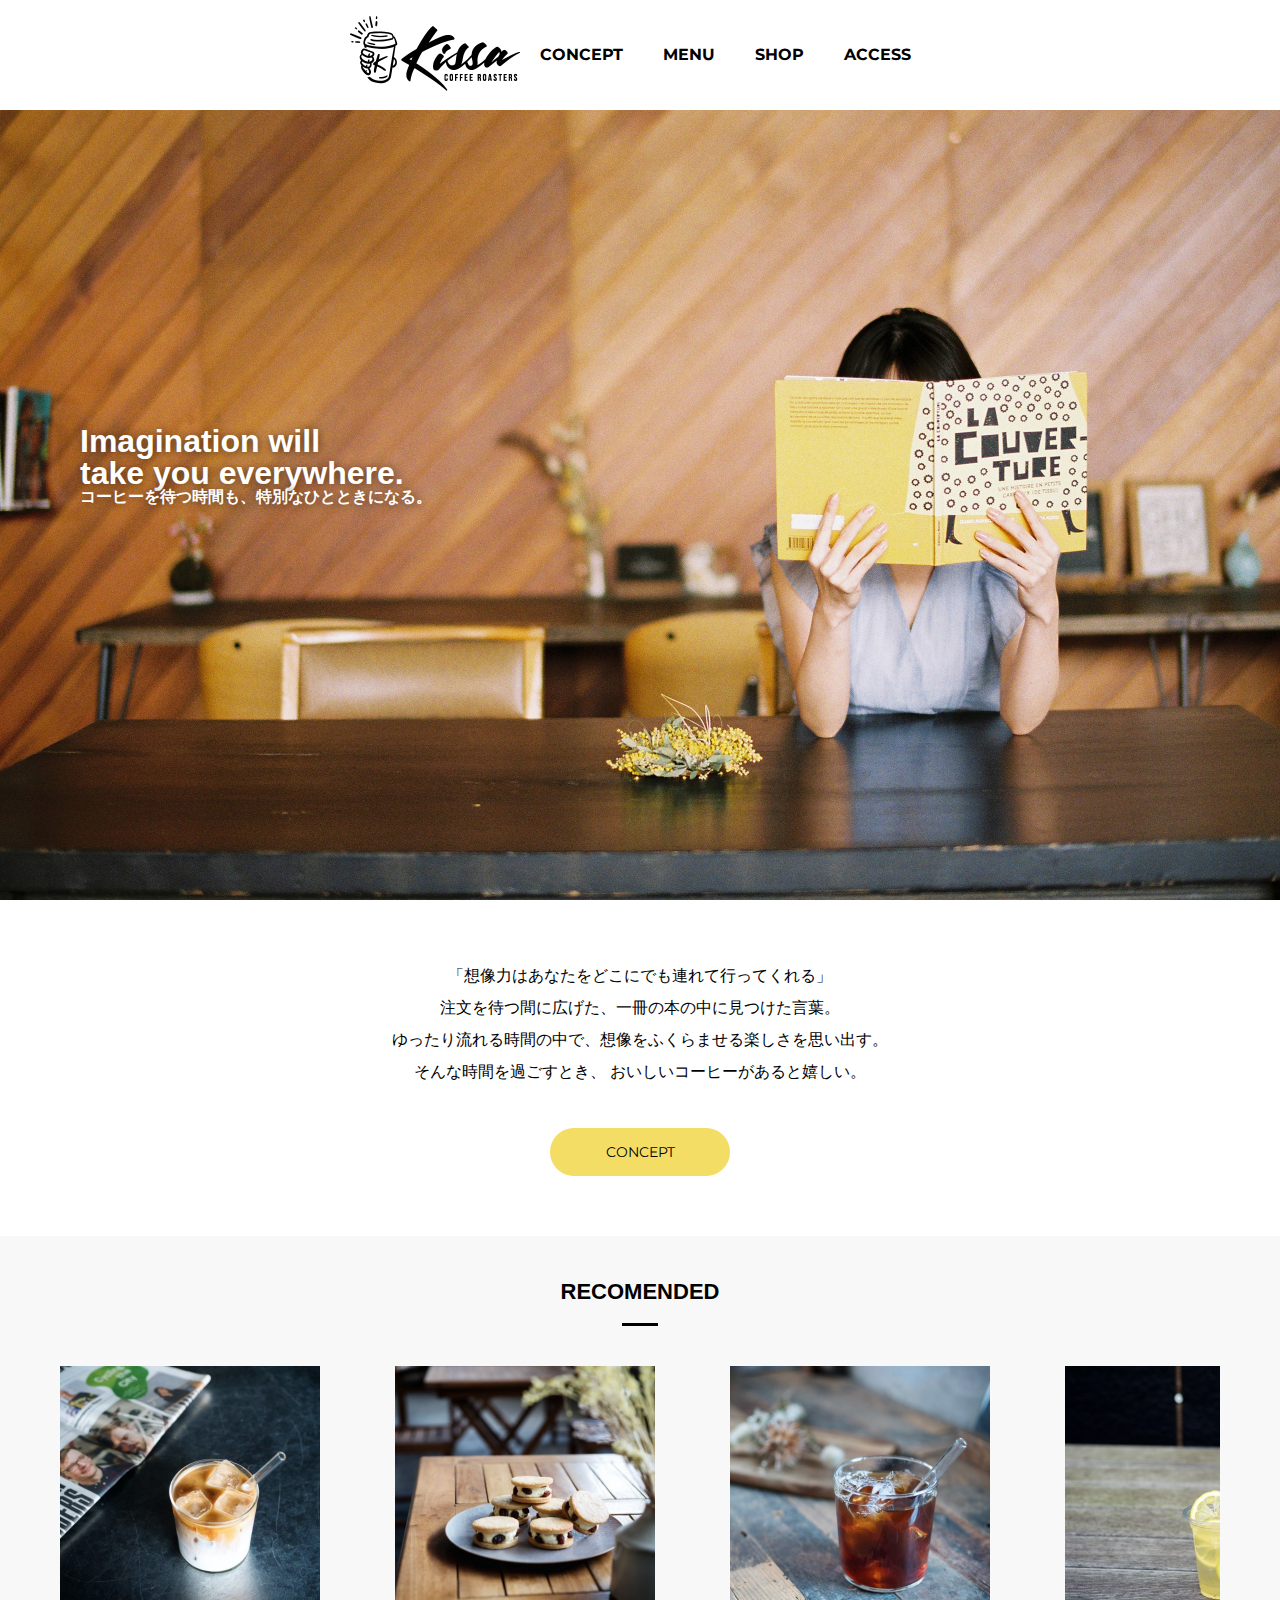
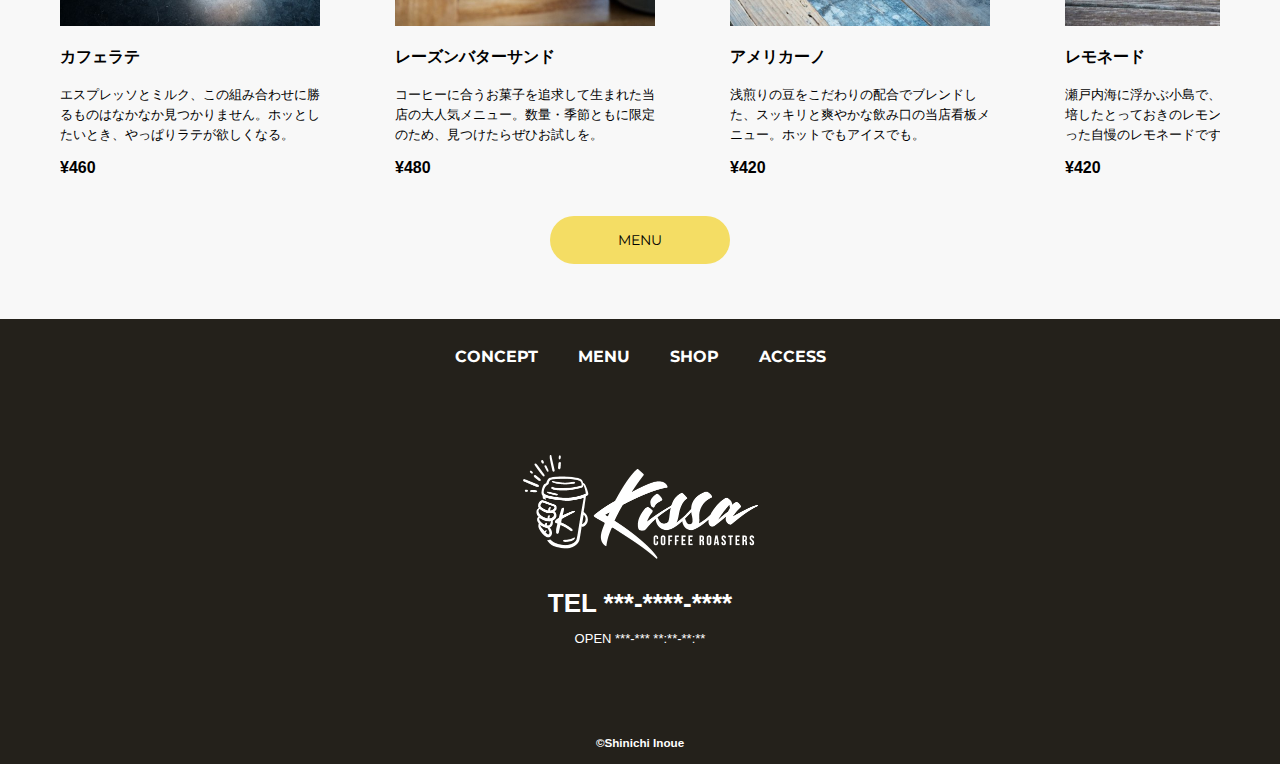
<file: kissa/index.html>
<!DOCTYPE html>
<html lang="ja">

<head>
    <!-- 文字セット -->
    <meta charset="UTF-8">

    <!-- レイアウト -->
    <meta name="viewport" content="width=device-width initial-scale=1">

    <!-- Webページの説明 -->
    <title>Kissa official website</title>
    <meta name="description" content="自家焙煎したこだわりのコーヒーと、
    思わず長居したくなるような居心地の良い空間を提供するカフェ「KISSA」のウェブサイトです。">
    <meta name="keywords" content="Top,Concept,Menu,Shop,Access">

    <!-- OGP設定 -->
    <meta property="og:local" content="ja_JP" />
    <meta property="og:type" content="website" />
    <meta property="og:title" content="サンプルサイトKissa" />
    <meta property="og:description" content="HTML&CSSの学習用サンプルページ" />
    <meta property="og:url" content="http://localhost:80/index.html" />
    <meta property="og:site_name" content="サンプルサイトKissa" />
    <meta property="og:image" content="http:/localhost:80/kissa/static/images/ogp/ogp_img.png" />

    <!-- Bootstrap CSS -->
    <link href="https://cdn.jsdelivr.net/npm/bootstrap@5.0.2/dist/css/bootstrap.min.css" rel="stylesheet"
        integrity="sha384-EVSTQN3/azprG1Anm3QDgpJLIm9Nao0Yz1ztcQTwFspd3yD65VohhpuuCOmLASjC" crossorigin="anonymous">

    <!-- jQuery JS -->
    <!--<script src="https://code.jquery.com/jquery-3.7.0.js"></script>-->

    <!-- Vue.js CDN -->
    <!-- <script src="https://unpkg.com/vue@3/dist/vue.global.js"></script> -->

    <!-- React.js CDN -->
    <!-- https://ja.legacy.reactjs.org/docs/cdn-links.html -->
    <!-- <script crossorigin src="https://unpkg.com/react@18/umd/react.development.js"></script> -->
    <!-- <script crossorigin src="https://unpkg.com/react-dom@18/umd/react-dom.development.js"></script> -->
    <!-- <script crossorigin src="https://unpkg.com/react@18/umd/react.production.min.js"></script>
    <script crossorigin src="https://unpkg.com/react-dom@18/umd/react-dom.production.min.js"></script> -->

    <!-- Local JavaScript -->
    <script src="./static/js/toggle-menu.js"></script>

    <!-- PC Icon -->
    <link rel="icon" type="image/png" href="/kissa/static/images/icon/favicon-16x16.png" sizes="16x16" />
    <link rel="icon" type="image/png" href="/kissa/static/images/icon/favicon-32x32.png" sizes="32x32" />
    <link rel="icon" type="image/png" href="/kissa/static/images/icon/favicon-96x96.png" sizes="96x96" />

    <!-- Android & iPhone Icon -->
    <link rel="apple-touch-icon" sizes="57x57" href="/kissa/static/images/icon/apple-touch-icon-57x57.png" />
    <link rel="apple-touch-icon" sizes="60x60" href="/kissa/static/images/icon/apple-touch-icon-60x60.png" />
    <link rel="apple-touch-icon" sizes="72x72" href="/kissa/static/images/icon/apple-touch-icon-72x72.png" />
    <link rel="apple-touch-icon" sizes="76x76" href="/kissa/static/images/icon/apple-touch-icon-76x76.png" />
    <link rel="apple-touch-icon" sizes="114x114" href="/kissa/static/images/icon/apple-touch-icon-114x114.png" />
    <link rel="apple-touch-icon" sizes="120x120" href="/kissa/static/images/icon/apple-touch-icon-120x120.png" />
    <link rel="apple-touch-icon" sizes="144x144" href="/kissa/static/images/icon/apple-touch-icon-144x144.png" />
    <link rel="apple-touch-icon" sizes="152x152" href="/kissa/static/images/icon/apple-touch-icon-152x152.png" />
    <link rel="apple-touch-icon" sizes="180x180" href="/kissa/static/images/icon/apple-touch-icon-180x180.png" />

    <!-- Local CSS -->
    <link rel="stylesheet" href="./static/css/common.css">
    <link rel="stylesheet" href="./static/css/index.css">

    <!-- Google Fonts -->
    <link rel="preconnect" href="https://fonts.googleapis.com">
    <link rel="preconnect" href="https://fonts.gstatic.com" crossorigin>
    <link href="https://fonts.googleapis.com/css2?family=Montserrat:wght@700&family=Roboto:ital,wght@1,300&display=swap"
        rel="stylesheet">    
    <link href="https://fonts.googleapis.com/css2?family=Montserrat:wght@700&display=swap" rel="stylesheet">

</head>

<body>

    <!-- Header -->
    <header class="header">
        <div class="header-inner">
            <a href="./index.html" class="header-logo">
                <img src="./static/images/common/logo-header.png" alt="KISSA">
            </a>
            <button class="toggle-menu-button"></button>
            <div class="header-site-menu">
                <nav class="site-menu">
                    <ul>
                        <li><a href="./concept.html">CONCEPT</a></li>
                        <li><a href="./menu.html">MENU</a></li>
                        <li><a href="./shop.html">SHOP</a></li>
                        <li><a href="./access.html">ACCESS</a></li>
                    </ul>
                </nav>
            </div>
        </div>
    </header>

    <!-- Main -->
    <main class="main">
        <!-- フルスクリーンレイアウト -->
        <div class="first-view">
            <div class="first-view-text">
                <h1>Imagination will <br>take you everywhere.</h1>
                <p>コーヒーを待つ時間も、特別なひとときになる。</p>
            </div>
        </div><!-- first-view -->
        <div class="lead">
            <p>「想像力はあなたをどこにでも連れて行ってくれる」<br>注文を待つ間に広げた、一冊の本の中に見つけた言葉。<br>
                ゆったり流れる時間の中で、想像をふくらませる楽しさを思い出す。<br>そんな時間を過ごすとき、
                おいしいコーヒーがあると嬉しい。
            </p>
            <div class="link-button-area">
                <a class="link-button" href="./concept.html">CONCEPT</a>
            </div>
        </div><!-- lead -->

        <!-- フレックスレイアウト -->
        <div class="recommended">
            <h2>RECOMENDED</h2>
            <ul class="item-list">
                <li>
                    <img src="./static/images/index/img-item01.jpg" alt="カフェラテの商品画像" />
                    <dl>
                        <dt>カフェラテ</dt>
                        <dd>エスプレッソとミルク、この組み合わせに勝るものはなかなか見つかりません。ホッとしたいとき、やっぱりラテが欲しくなる。</dd>
                    </dl>
                    <p class="price">¥460</p>
                </li>
                <li>
                    <img src="./static/images/index/img-item02.jpg" alt="レーズンバターサンドの商品画像" />
                    <dl>
                        <dt>レーズンバターサンド</dt>
                        <dd>コーヒーに合うお菓子を追求して生まれた当店の大人気メニュー。数量・季節ともに限定のため、見つけたらぜひお試しを。</dd>
                    </dl>
                    <p class="price">¥480</p>
                </li>
                <li>
                    <img src="./static/images/index/img-item03.jpg" alt="アメリカーノの商品画像" />
                    <dl>
                        <dt>アメリカーノ</dt>
                        <dd>浅煎りの豆をこだわりの配合でブレンドした、スッキリと爽やかな飲み口の当店看板メニュー。ホットでもアイスでも。</dd>
                    </dl>
                    <p class="price">¥420</p>
                </li>
                <li>
                    <img src="./static/images/index/img-item04.jpg" alt="レモネードの商品画像" />
                    <dl>
                        <dt>レモネード</dt>
                        <dd>瀬戸内海に浮かぶ小島で、オーナー自らが栽培したとっておきのレモンを、たっぷりと使った自慢のレモネードです。</dd>
                    </dl>
                    <p class="price">¥420</p>
                </li>
                <li>
                    <img src="./static/images/index/img-item05.jpg" alt="ホットドッグ - チリの商品画像" />
                    <dl>
                        <dt>ホットドッグ - チリ</dt>
                        <dd>ちょっと小腹が空いたとき、あると嬉しいホットドッグ。特製チリソースとチーズをかければ、もう言葉はいりません。</dd>
                    </dl>
                    <p class="price">¥540</p>
                </li>
            </ul>
            <div class="link-button-area">
                <a class="link-button" href="./menu.html">MENU</a>
            </div>
        </div>
    </main>

    <!-- Footer -->
    <footer class="footer">
        <nav class="site-menu">
            <ul>
                <li><a href="./concept.html">CONCEPT</a></li>
                <li><a href="./menu.html">MENU</a></li>
                <li><a href="./shop.html">SHOP</a></li>
                <li><a href="./access.html">ACCESS</a></li>
            </ul>
        </nav>
        <a href="./index.html" class="footer-logo">
            <img src="./static/images/common/logo-footer.png" alt="KISSA">
        </a>
        <p class="footer-tel">TEL ***-****-****</p>
        <p class="footer-time">OPEN ***-*** **:**-**:**</p>
        <p class="copyright"><small>&copy;Shinichi Inoue</small></p>
    </footer>

    <!-- local JS -->
    <!-- <script src="your/path/to/**.js"></script> -->
</body>

</html>
</file>
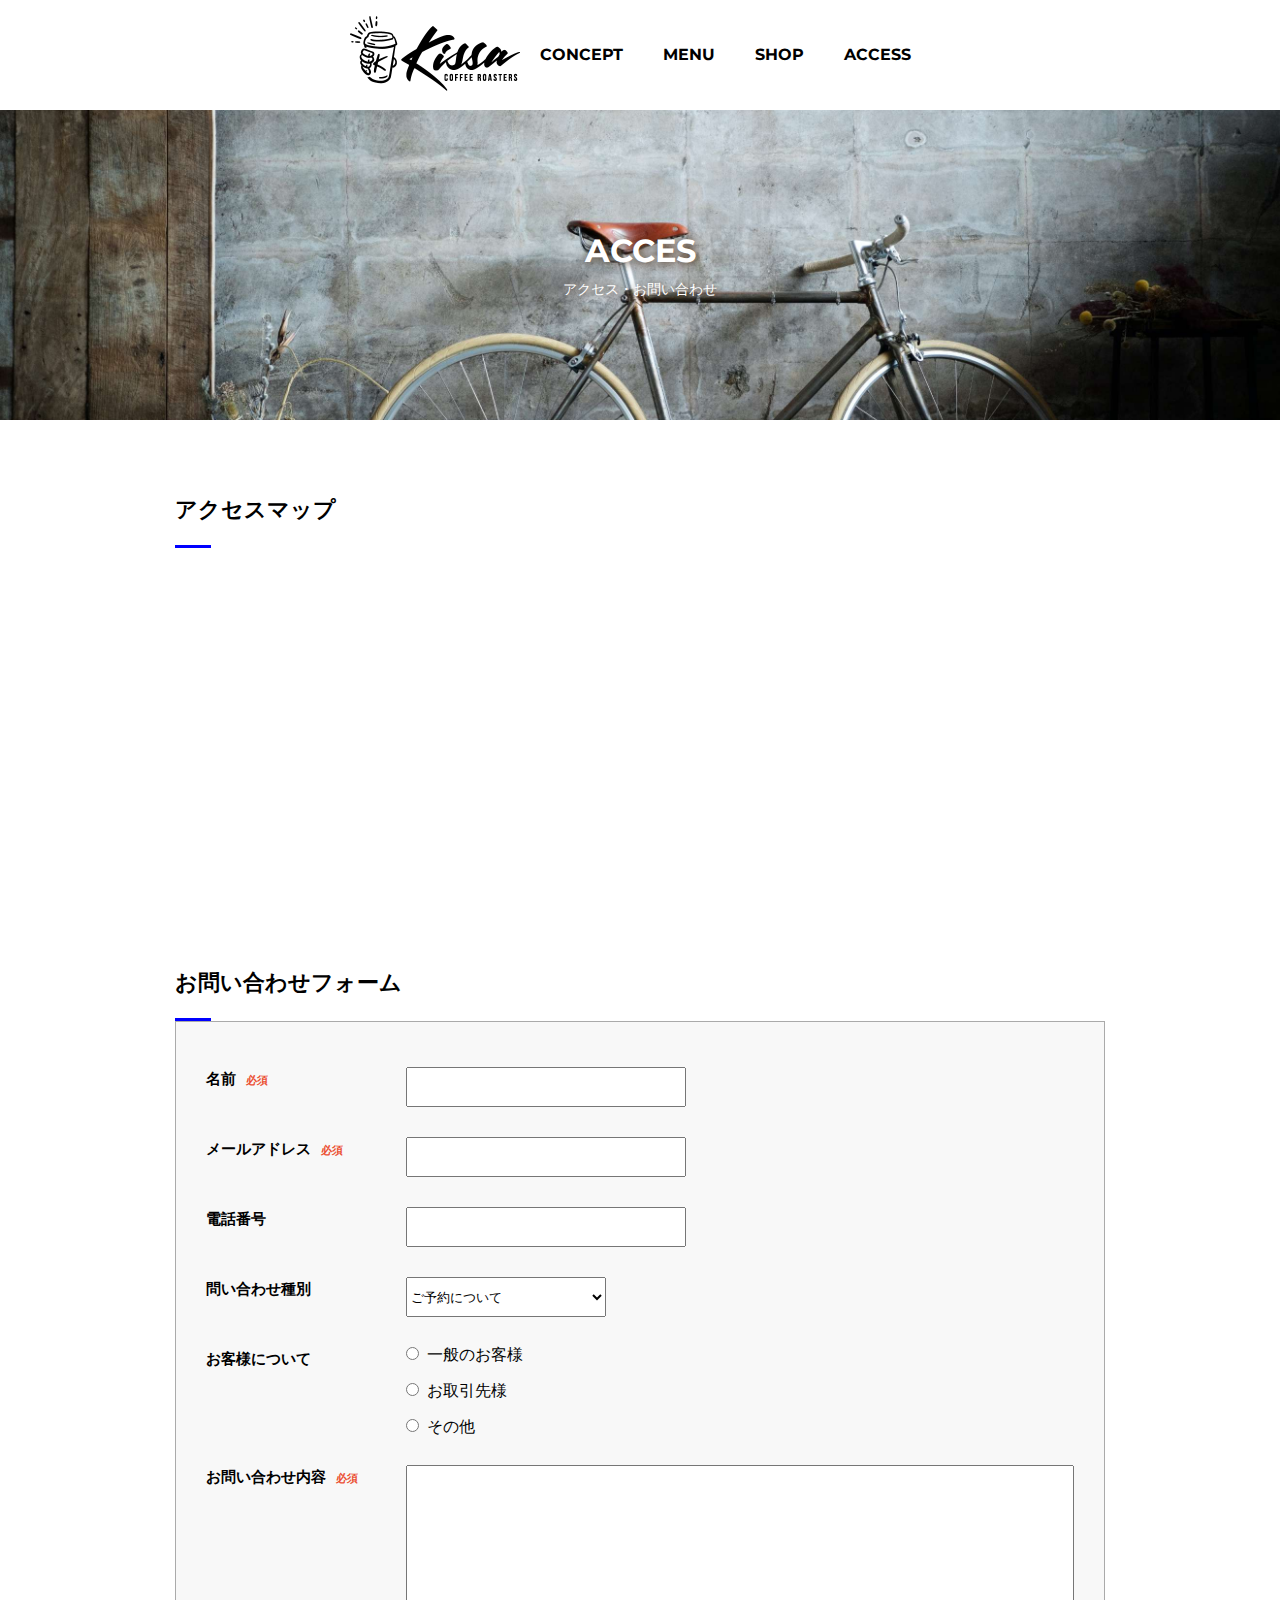
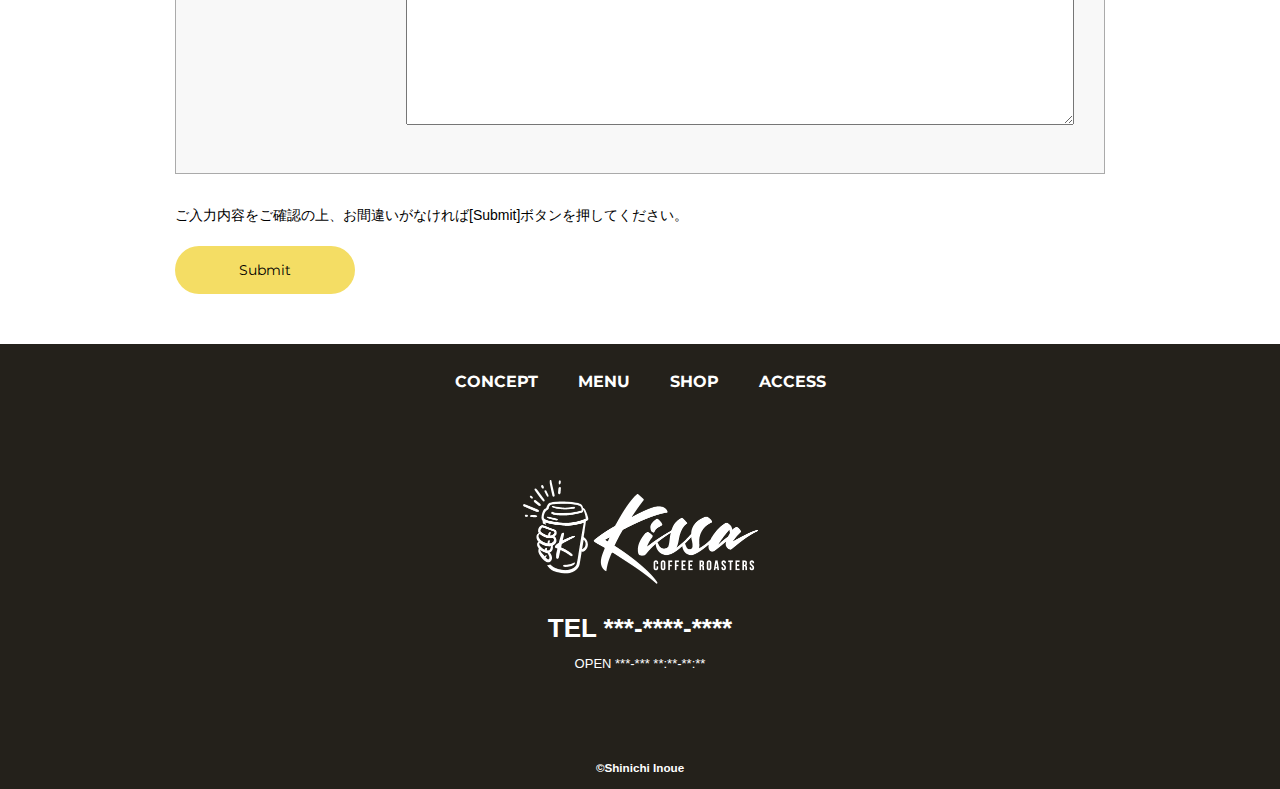
<file: kissa/access.html>
<!DOCTYPE html>
<html lang="ja">

<head>
    <!-- 文字セット -->
    <meta charset="UTF-8">

    <!-- レイアウト -->
    <meta name="viewport" content="width=device-width initial-scale=1">

    <!-- Webページの説明 -->
    <title>Kissa official website</title>
    <meta name="description" content="自家焙煎したこだわりのコーヒーと、
    思わず長居したくなるような居心地の良い空間を提供するカフェ「KISSA」のウェブサイトです。">
    <meta name="keywords" content="Top,Concept,Menu,Shop,Access">

    <!-- OGP設定 -->
    <meta property="og:local" content="ja_JP" />
    <meta property="og:type" content="website" />
    <meta property="og:title" content="サンプルサイトKissa" />
    <meta property="og:description" content="HTML&CSSの学習用サンプルページ" />
    <meta property="og:url" content="http://localhost:80/index.html" />
    <meta property="og:site_name" content="サンプルサイトKissa" />
    <meta property="og:image" content="http:/localhost:80/kissa/static/images/ogp/ogp_img.png" />

    <!-- Bootstrap CSS -->
    <link href="https://cdn.jsdelivr.net/npm/bootstrap@5.0.2/dist/css/bootstrap.min.css" rel="stylesheet"
        integrity="sha384-EVSTQN3/azprG1Anm3QDgpJLIm9Nao0Yz1ztcQTwFspd3yD65VohhpuuCOmLASjC" crossorigin="anonymous">

    <!-- jQuery JS -->
    <!--<script src="https://code.jquery.com/jquery-3.7.0.js"></script>-->

    <!-- Vue.js CDN -->
    <!-- <script src="https://unpkg.com/vue@3/dist/vue.global.js"></script> -->

    <!-- React.js CDN -->
    <!-- https://ja.legacy.reactjs.org/docs/cdn-links.html -->
    <!-- <script crossorigin src="https://unpkg.com/react@18/umd/react.development.js"></script> -->
    <!-- <script crossorigin src="https://unpkg.com/react-dom@18/umd/react-dom.development.js"></script> -->
    <!-- <script crossorigin src="https://unpkg.com/react@18/umd/react.production.min.js"></script>
    <script crossorigin src="https://unpkg.com/react-dom@18/umd/react-dom.production.min.js"></script> -->

    <!-- Local JavaScript -->
    <script src="./static/js/toggle-menu.js"></script>

    <!-- PC Icon -->
    <link rel="icon" type="image/png" href="/kissa/static/images/icon/favicon-16x16.png" sizes="16x16" />
    <link rel="icon" type="image/png" href="/kissa/static/images/icon/favicon-32x32.png" sizes="32x32" />
    <link rel="icon" type="image/png" href="/kissa/static/images/icon/favicon-96x96.png" sizes="96x96" />

    <!-- Android & iPhone Icon -->
    <link rel="apple-touch-icon" sizes="57x57" href="/kissa/static/images/icon/apple-touch-icon-57x57.png" />
    <link rel="apple-touch-icon" sizes="60x60" href="/kissa/static/images/icon/apple-touch-icon-60x60.png" />
    <link rel="apple-touch-icon" sizes="72x72" href="/kissa/static/images/icon/apple-touch-icon-72x72.png" />
    <link rel="apple-touch-icon" sizes="76x76" href="/kissa/static/images/icon/apple-touch-icon-76x76.png" />
    <link rel="apple-touch-icon" sizes="114x114" href="/kissa/static/images/icon/apple-touch-icon-114x114.png" />
    <link rel="apple-touch-icon" sizes="120x120" href="/kissa/static/images/icon/apple-touch-icon-120x120.png" />
    <link rel="apple-touch-icon" sizes="144x144" href="/kissa/static/images/icon/apple-touch-icon-144x144.png" />
    <link rel="apple-touch-icon" sizes="152x152" href="/kissa/static/images/icon/apple-touch-icon-152x152.png" />
    <link rel="apple-touch-icon" sizes="180x180" href="/kissa/static/images/icon/apple-touch-icon-180x180.png" />

    <!-- Local CSS -->
    <link rel="stylesheet" href="./static/css/common.css">
    <link rel="stylesheet" href="./static/css/access.css">

    <!-- Google Fonts -->
    <link rel="preconnect" href="https://fonts.googleapis.com">
    <link rel="preconnect" href="https://fonts.gstatic.com" crossorigin>
    <link href="https://fonts.googleapis.com/css2?family=Montserrat:wght@700&family=Roboto:ital,wght@1,300&display=swap"
        rel="stylesheet">
    <link href="https://fonts.googleapis.com/css2?family=Montserrat:wght@700&display=swap" rel="stylesheet">

</head>

<body>

    <!-- Header -->
    <header class="header">
        <div class="header-inner">
            <a href="./index.html" class="header-logo">
                <img src="./static/images/common/logo-header.png" alt="KISSA">
            </a>
            <button class="toggle-menu-button"></button>
            <div class="header-site-menu">
                <nav class="site-menu">
                    <ul>
                        <li><a href="./concept.html">CONCEPT</a></li>
                        <li><a href="./menu.html">MENU</a></li>
                        <li><a href="./shop.html">SHOP</a></li>
                        <li><a href="./access.html">ACCESS</a></li>
                    </ul>
                </nav>
            </div>
        </div>
    </header>

    <!-- Main -->
    <main class="main">
        <div class="title">
            <h1>ACCES</h1>
            <p>アクセス・お問い合わせ</p>
        </div>
        <div class="map">
            <h2>アクセスマップ</h2>
            <iframe
                src="https://www.google.com/maps/embed?pb=!1m18!1m12!1m3!1d3323.600229932452!2d130.41815247934568!3d33.5897275!2m3!1f0!2f0!3f0!3m2!1i1024!2i768!4f13.1!3m3!1m2!1s0x354191c7e6f9b375%3A0x2ee22b3d45b98b90!2z5Y2a5aSa6aeF!5e0!3m2!1sja!2sjp!4v1701763136541!5m2!1sja!2sjp"
                width="600" height="450" style="border:0;" allowfullscreen="" loading="lazy"
                referrerpolicy="no-referrer-when-downgrade"></iframe>
            </iframe>
        </div>
        <div class="contact">
            <h2>お問い合わせフォーム</h2>
            <form accept-charset="utf-8" enctype="application/x-www-form-urlencoded" action="#" method="post">
                <dl class="form-area">
                    <dt><span class="required">名前</span></dt>
                    <dd><input class="input-text" type="text" name="name" required></dd>
                    <dt><span class="required">メールアドレス</span></dt>
                    <dd><input class="input-text" type="email" name="email" required></dd>
                    <dt>電話番号</dt>
                    <dd><input class="input-text" type="tel" name="tel"></dd>
                    <dt>問い合わせ種別</dt>
                    <dd>
                        <select class="select-box" name="genre">
                            <option value="ご予約について" selected>ご予約について</option>
                            <option value="メニューについて">メニューについて</option>
                            <option value="営業時間について">営業時間について</option>
                        </select>
                    </dd>
                    <dt>お客様について</dt>
                    <dd>
                        <label class="radio-button"><input type="radio" name="user-type" value="一般のお客様">一般のお客様</label>
                        <label class="radio-button"><input type="radio" name="user-type" value="お取引先様">お取引先様</label>
                        <label class="radio-button"><input type="radio" name="user-type" value="その他">その他</label>
                    </dd>
                    <dt><span class="required">お問い合わせ内容</span></dt>
                    <dd>
                        <textarea class="message" name="message" required></textarea>
                    </dd>
                </dl>
                <p class="confirm-text">ご入力内容をご確認の上、お間違いがなければ[Submit]ボタンを押してください。</p>
                <button class="submit-button" type="submit">Submit</button>
            </form>
        </div>
    </main>

    <!-- Footer -->
    <footer class="footer">
        <nav class="site-menu">
            <ul>
                <li><a href="./concept.html">CONCEPT</a></li>
                <li><a href="./menu.html">MENU</a></li>
                <li><a href="./shop.html">SHOP</a></li>
                <li><a href="./access.html">ACCESS</a></li>
            </ul>
        </nav>
        <a href="./index.html" class="footer-logo">
            <img src="./static/images/common/logo-footer.png" alt="KISSA">
        </a>
        <p class="footer-tel">TEL ***-****-****</p>
        <p class="footer-time">OPEN ***-*** **:**-**:**</p>
        <p class="copyright"><small>&copy;Shinichi Inoue</small></p>
    </footer>

    <!-- local JS -->
    <!-- <script src="your/path/to/**.js"></script> -->
</body>

</html>
</file>
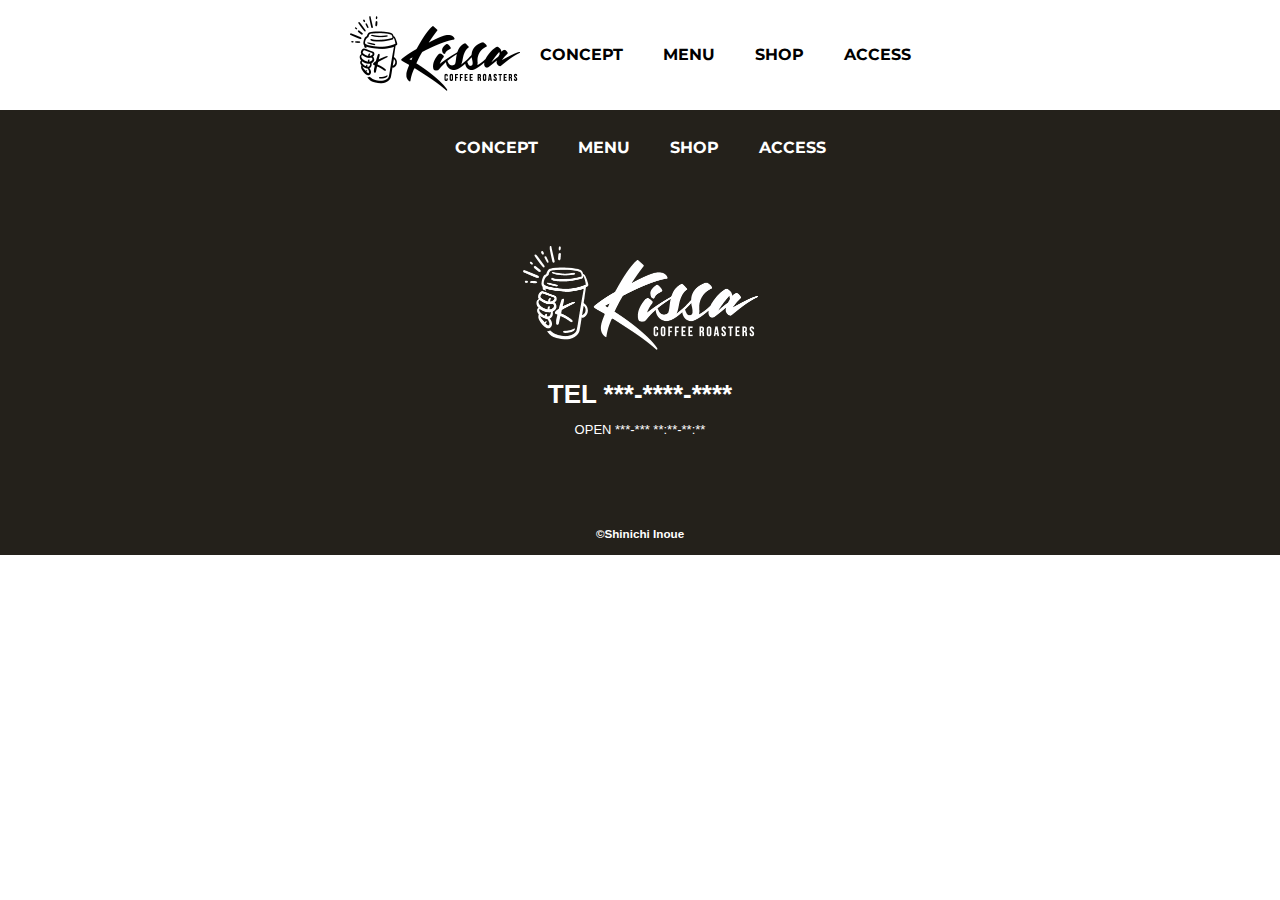
<file: kissa/common.html>
<!DOCTYPE html>
<html lang="ja">

<head>
    <!-- 文字セット -->
    <meta charset="UTF-8">

    <!-- レイアウト -->
    <meta name="viewport" content="width=device-width initial-scale=1">

    <!-- Webページの説明 -->
    <title>Kissa official website</title>
    <meta name="description" content="ページの概要文を記載します">
    <meta name="keywords" content="Top,Concept,Menu,Shop,Access">

    <!-- OGP設定 -->
    <meta property="og:local" content="ja_JP" />
    <meta property="og:type" content="website" />
    <meta property="og:title" content="サンプルサイトKissa" />
    <meta property="og:description" content="HTML&CSSの学習用サンプルページ" />
    <meta property="og:url" content="http://localhost:80/index.html" />
    <meta property="og:site_name" content="サンプルサイトKissa" />
    <meta property="og:image" content="http:/localhost:80/kissa/static/images/ogp/ogp_img.png" />

    <!-- Bootstrap CSS -->
    <link href="https://cdn.jsdelivr.net/npm/bootstrap@5.0.2/dist/css/bootstrap.min.css" rel="stylesheet"
        integrity="sha384-EVSTQN3/azprG1Anm3QDgpJLIm9Nao0Yz1ztcQTwFspd3yD65VohhpuuCOmLASjC" crossorigin="anonymous">

    <!-- jQuery JS -->
    <!--<script src="https://code.jquery.com/jquery-3.7.0.js"></script>-->

    <!-- Vue.js CDN -->
    <!-- <script src="https://unpkg.com/vue@3/dist/vue.global.js"></script> -->

    <!-- React.js CDN -->
    <!-- https://ja.legacy.reactjs.org/docs/cdn-links.html -->
    <!-- <script crossorigin src="https://unpkg.com/react@18/umd/react.development.js"></script> -->
    <!-- <script crossorigin src="https://unpkg.com/react-dom@18/umd/react-dom.development.js"></script> -->
    <!-- <script crossorigin src="https://unpkg.com/react@18/umd/react.production.min.js"></script>
    <script crossorigin src="https://unpkg.com/react-dom@18/umd/react-dom.production.min.js"></script> -->

    <!-- Local JavaScript -->
    <script src="./static/js/toggle-menu.js"></script>

    <!-- PC Icon -->
    <link rel="icon" type="image/png" href="/kissa/static/images/icon/favicon-16x16.png" sizes="16x16" />
    <link rel="icon" type="image/png" href="/kissa/static/images/icon/favicon-32x32.png" sizes="32x32" />
    <link rel="icon" type="image/png" href="/kissa/static/images/icon/favicon-96x96.png" sizes="96x96" />

    <!-- Android & iPhone Icon -->
    <link rel="apple-touch-icon" sizes="57x57" href="/kissa/static/images/icon/apple-touch-icon-57x57.png" />
    <link rel="apple-touch-icon" sizes="60x60" href="/kissa/static/images/icon/apple-touch-icon-60x60.png" />
    <link rel="apple-touch-icon" sizes="72x72" href="/kissa/static/images/icon/apple-touch-icon-72x72.png" />
    <link rel="apple-touch-icon" sizes="76x76" href="/kissa/static/images/icon/apple-touch-icon-76x76.png" />
    <link rel="apple-touch-icon" sizes="114x114" href="/kissa/static/images/icon/apple-touch-icon-114x114.png" />
    <link rel="apple-touch-icon" sizes="120x120" href="/kissa/static/images/icon/apple-touch-icon-120x120.png" />
    <link rel="apple-touch-icon" sizes="144x144" href="/kissa/static/images/icon/apple-touch-icon-144x144.png" />
    <link rel="apple-touch-icon" sizes="152x152" href="/kissa/static/images/icon/apple-touch-icon-152x152.png" />
    <link rel="apple-touch-icon" sizes="180x180" href="/kissa/static/images/icon/apple-touch-icon-180x180.png" />

    <!-- Local CSS -->
    <link rel="stylesheet" href="./static/css/common.css">

    <!-- Google Fonts -->
    <link rel="preconnect" href="https://fonts.googleapis.com">
    <link rel="preconnect" href="https://fonts.gstatic.com" crossorigin>
    <link href="https://fonts.googleapis.com/css2?family=Montserrat:wght@700&family=Roboto:ital,wght@1,300&display=swap" 
          rel="stylesheet">

</head>

<body>

    <!-- Header -->
    <header class="header">
        <div class="header-inner">
            <a href="./index.html" class="header-logo">
                <img  src="./static/images/common/logo-header.png" alt="KISSA">
            </a>
            <button class="toggle-menu-button"></button>
            <div class="header-site-menu">
                <nav class="site-menu">
                    <ul>
                        <li><a href="./concept.html">CONCEPT</a></li>
                        <li><a href="./menu.html">MENU</a></li>
                        <li><a href="./shop.html">SHOP</a></li>
                        <li><a href="./access.html">ACCESS</a></li>
                    </ul>
                </nav>
            </div>
        </div>
    </header>

    <!-- Main -->
    <main class="main"></main>

    <!-- Footer -->
    <footer class="footer">
        <nav class="site-menu">
            <ul>
                <li><a href="./concept.html">CONCEPT</a></li>
                <li><a href="./menu.html">MENU</a></li>
                <li><a href="./shop.html">SHOP</a></li>
                <li><a href="./access.html">ACCESS</a></li>
            </ul>
        </nav>
        <a href="./index.html" class="footer-logo">
            <img src="./static/images/common/logo-footer.png" alt="KISSA">
        </a>
        <p class="footer-tel">TEL ***-****-****</p>
        <p class="footer-time">OPEN ***-*** **:**-**:**</p>
        <p class="copyright"><small>&copy;Shinichi Inoue</small></p>
    </footer>

    <!-- local JS -->
    <!-- <script src="your/path/to/**.js"></script> -->
</body>

</html>
</file>
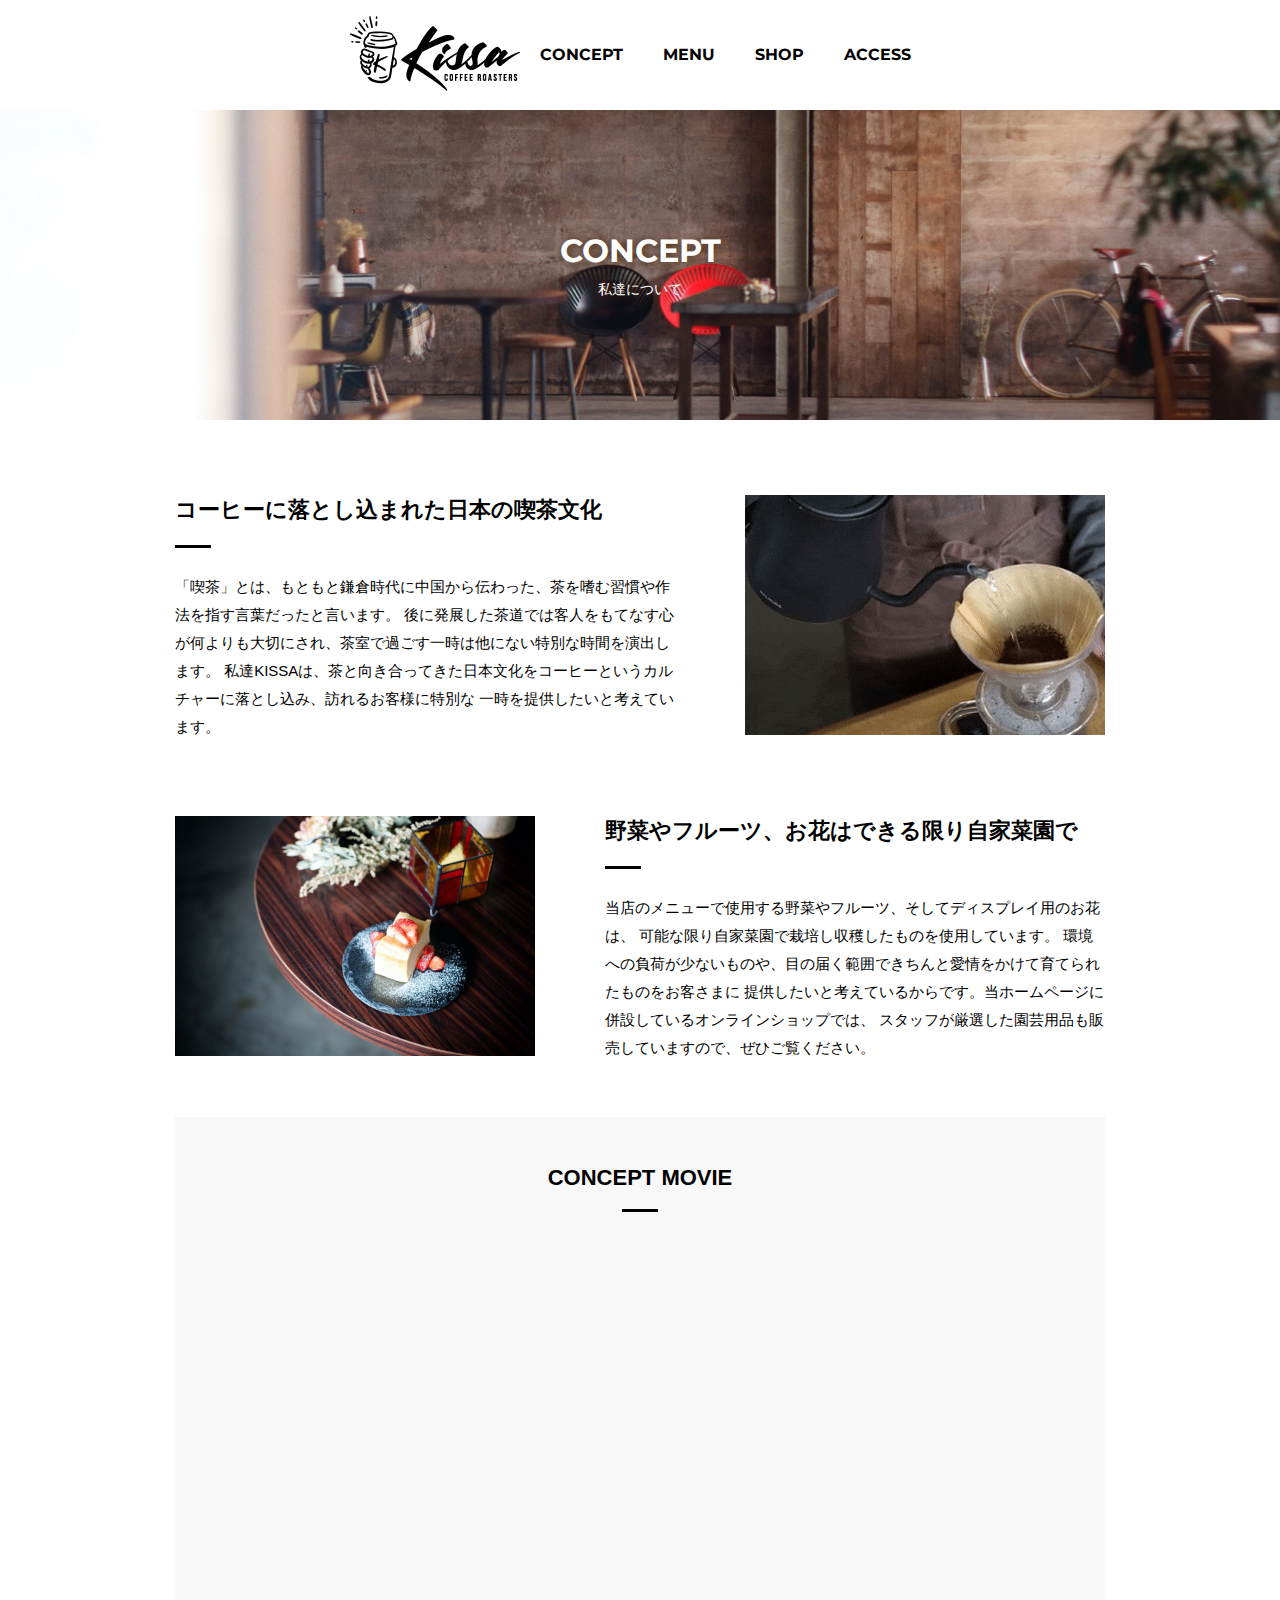
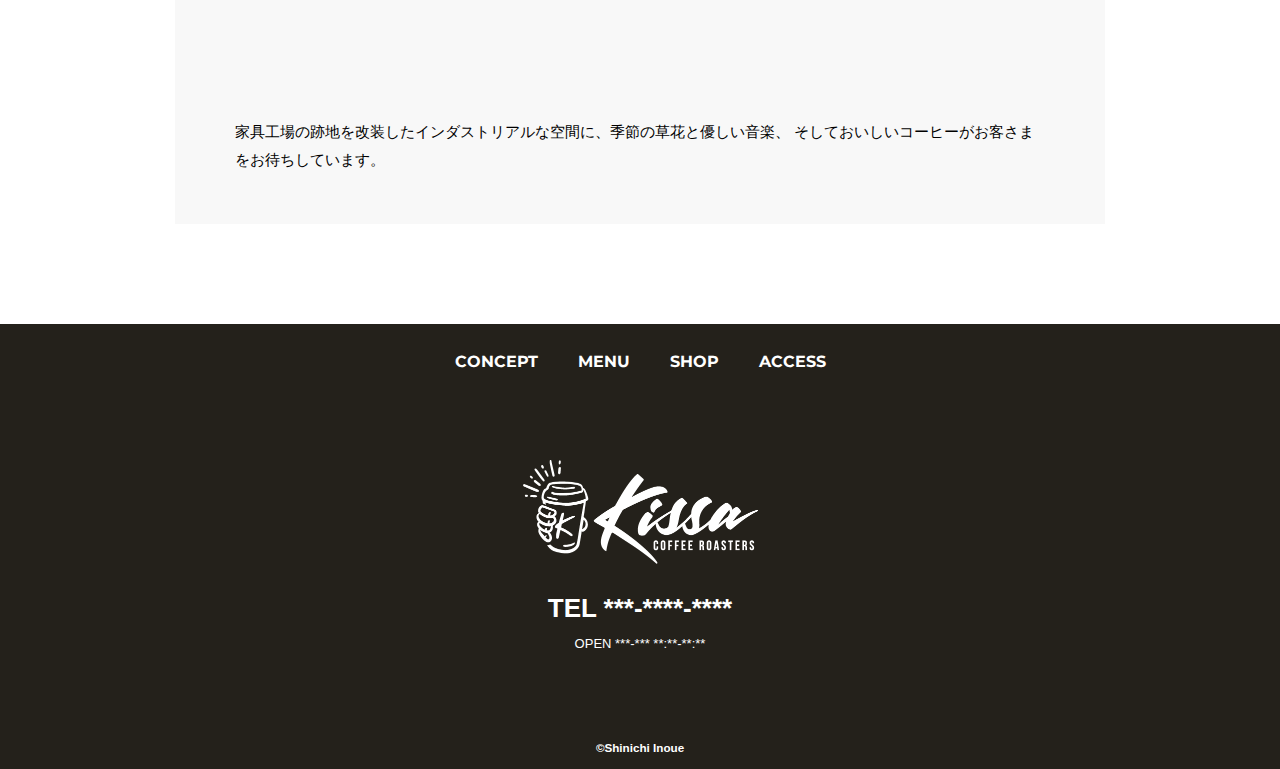
<file: kissa/concept.html>
<!DOCTYPE html>
<html lang="jp">
    <head>
        <meta charset="UTF-8">
        <meta name="viewport" content="width=device-width initial-scale=1">

        <title>CONCEPT | KISSA official website</title>

        <meta name="description" content="カフェ「KISSA」は日本の喫茶文化をコーヒーに落とし込み、訪れるお客様に特別なひとときを提供します">
        <meta name="keywords" content="coffee,concept,single-column">

        <!-- OGP設定 -->
        <meta property="og:local" content="ja_JP" />
        <meta property="og:type" content="website" />
        <meta property="og:title" content="CONCEPT | KISSA official website" />
        <meta property="og:description" content="カフェ「KISSA」は日本の喫茶文化をコーヒーに落とし込み、訪れるお客様に特別なひとときを提供します" />
        <meta property="og:url" content="http://localhost:5500/concept.html" />
        <meta property="og:site_name" content="Kissaコンセプトページ" />
        <meta property="og:image" content="http://localhost:5500/static/images/ogp/ogp_img.png" />

        <!-- PC Icon -->
        <link rel="icon" type="image/png" href="/kissa/static/images/icon/favicon-16x16.png" sizes="16x16" />
        <link rel="icon" type="image/png" href="/kissa/static/images/icon/favicon-32x32.png" sizes="32x32" />
        <link rel="icon" type="image/png" href="/kissa/static/images/icon/favicon-96x96.png" sizes="96x96" />

        <!-- Android & iPhone Icon -->
        <link rel="apple-touch-icon" sizes="57x57" href="/kissa/static/images/icon/apple-touch-icon-57x57.png" />
        <link rel="apple-touch-icon" sizes="60x60" href="/kissa/static/images/icon/apple-touch-icon-60x60.png" />
        <link rel="apple-touch-icon" sizes="72x72" href="/kissa/static/images/icon/apple-touch-icon-72x72.png" />
        <link rel="apple-touch-icon" sizes="76x76" href="/kissa/static/images/icon/apple-touch-icon-76x76.png" />
        <link rel="apple-touch-icon" sizes="114x114" href="/kissa/static/images/icon/apple-touch-icon-114x114.png" />
        <link rel="apple-touch-icon" sizes="120x120" href="/kissa/static/images/icon/apple-touch-icon-120x120.png" />
        <link rel="apple-touch-icon" sizes="144x144" href="/kissa/static/images/icon/apple-touch-icon-144x144.png" />
        <link rel="apple-touch-icon" sizes="152x152" href="/kissa/static/images/icon/apple-touch-icon-152x152.png" />
        <link rel="apple-touch-icon" sizes="180x180" href="/kissa/static/images/icon/apple-touch-icon-180x180.png" />

        <!-- Bootstrap CSS -->
        <link href="https://cdn.jsdelivr.net/npm/bootstrap@5.0.2/dist/css/bootstrap.min.css" rel="stylesheet"
            integrity="sha384-EVSTQN3/azprG1Anm3QDgpJLIm9Nao0Yz1ztcQTwFspd3yD65VohhpuuCOmLASjC" crossorigin="anonymous">

        <!-- Google Fonts -->
        <link rel="preconnect" href="https://fonts.googleapis.com">
        <link rel="preconnect" href="https://fonts.gstatic.com" crossorigin>
        <link href="https://fonts.googleapis.com/css2?family=Montserrat:wght@700&family=Roboto:ital,wght@1,300&display=swap"
            rel="stylesheet">

        <!-- Local CSS -->
        <script src="./static/js/toggle-menu.js"></script>
        <link href="./static/css/common.css" rel="stylesheet">
        <link href="./static/css/concept.css" rel="stylesheet">
        
    </head>

    <body>
        <!-- Header -->
        <header class="header">
            <div class="header-inner">
                <a href="./index.html" class="header-logo">
                    <img src="./static/images/common/logo-header.png" alt="KISSA">
                </a>
                <button class="toggle-menu-button"></button>
                <div class="header-site-menu">
                    <nav class="site-menu">
                        <ul>
                            <li><a href="./concept.html">CONCEPT</a></li>
                            <li><a href="./menu.html">MENU</a></li>
                            <li><a href="./shop.html">SHOP</a></li>
                            <li><a href="./access.html">ACCESS</a></li>
                        </ul>
                    </nav>
                </div>
            </div>
        </header>
        
        <!-- Main -->
        <main class="main">
            <div class="title">
                <h1>CONCEPT</h1>
                <p>私達について</p>
            </div>
            <div class="feature">
                <div class="feature-text">
                    <h2>コーヒーに落とし込まれた日本の喫茶文化</h2>
                    <p>「喫茶」とは、もともと鎌倉時代に中国から伝わった、茶を嗜む習慣や作法を指す言葉だったと言います。
                        後に発展した茶道では客人をもてなす心が何よりも大切にされ、茶室で過ごす一時は他にない特別な時間を演出します。
                        私達KISSAは、茶と向き合ってきた日本文化をコーヒーというカルチャーに落とし込み、訪れるお客様に特別な
                        一時を提供したいと考えています。
                    </p>
                </div>
                <img src="./static/images/concept/img-item01.gif" alt="コーヒーを淹れている画像">
            </div>
            <div class="feature reverse">
                <div class="feature-text">
                    <h2>野菜やフルーツ、お花はできる限り自家菜園で</h2>
                    <p>当店のメニューで使用する野菜やフルーツ、そしてディスプレイ用のお花は、
                        可能な限り自家菜園で栽培し収穫したものを使用しています。
                        環境への負荷が少ないものや、目の届く範囲できちんと愛情をかけて育てられたものをお客さまに
                        提供したいと考えているからです。当ホームページに併設しているオンラインショップでは、
                        スタッフが厳選した園芸用品も販売していますので、ぜひご覧ください。
                    </p>
                </div>
                <img src="./static/images/concept/img-item02.jpg" alt="ケーキとドライフラワーの画像画像">
            </div>
            <div class="movie">
                <h2>CONCEPT MOVIE</h2>
                <iframe src="https://www.youtube.com/embed/bHzURMA0SKc"
                    title="YouTube video player" frameborder="0"
                    allow="accelerometer; autoplay; clipboard-write; encrypted-media; gyroscope; picture-inpicture"
                    allowfullscreen></iframe>
                    <p>家具工場の跡地を改装したインダストリアルな空間に、季節の草花と優しい音楽、
                        そしておいしいコーヒーがお客さまをお待ちしています。</p>
            </div>

        </main>
        
        <!-- Footer -->
        <footer class="footer">
            <nav class="site-menu">
                <ul>
                    <li><a href="./concept.html">CONCEPT</a></li>
                    <li><a href="./menu.html">MENU</a></li>
                    <li><a href="./shop.html">SHOP</a></li>
                    <li><a href="./access.html">ACCESS</a></li>
                </ul>
            </nav>
            <a href="./index.html" class="footer-logo">
                <img src="./static/images/common/logo-footer.png" alt="KISSA">
            </a>
            <p class="footer-tel">TEL ***-****-****</p>
            <p class="footer-time">OPEN ***-*** **:**-**:**</p>
            <p class="copyright"><small>&copy;Shinichi Inoue</small></p>
        </footer>

    </body>
</html>
</file>
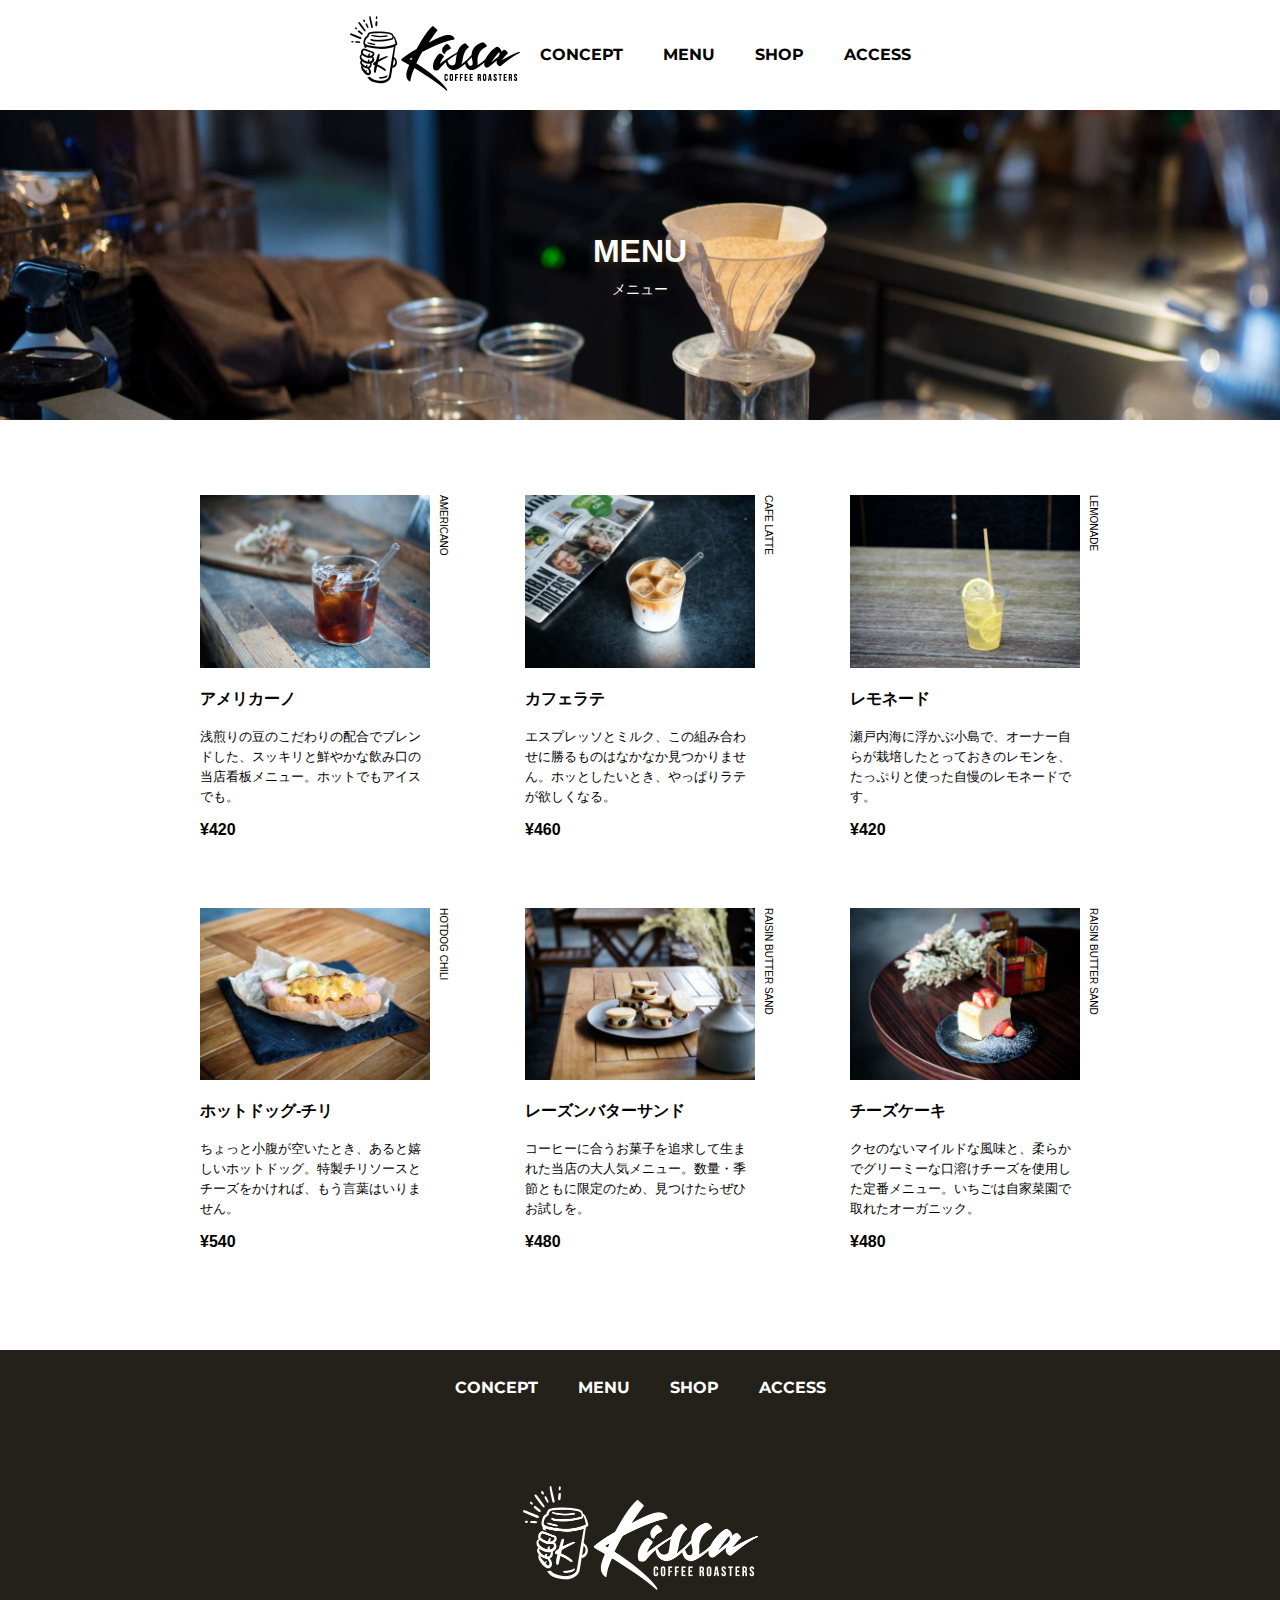
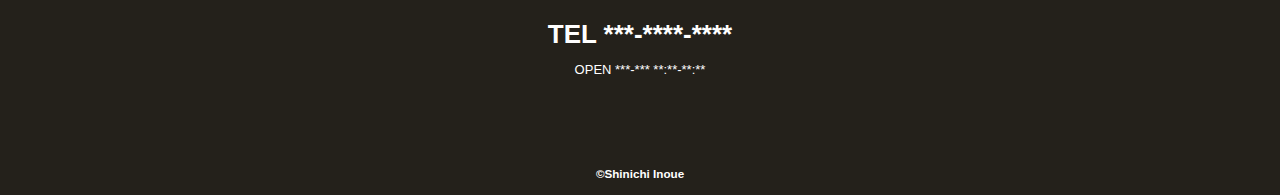
<file: kissa/menu.html>
<!DOCTYPE html>
<html lang="ja">

<head>
    <!-- 文字セット -->
    <meta charset="UTF-8">

    <!-- レイアウト -->
    <meta name="viewport" content="width=device-width initial-scale=1">

    <!-- Webページの説明 -->
    <title>MENU | KISSA official website</title>
    <meta name="description" content="カフェ「KISSA」のメニューを掲載しています。こだわりの浅煎りコーヒーをはじめ、様々なメニューをご用意しています。">
    <meta name="keywords" content="Top,Concept,Menu,Shop,Access">

    <!-- OGP設定 -->
    <meta property="og:local" content="ja_JP" />
    <meta property="og:type" content="website" />
    <meta property="og:title" content="サンプルサイトKissa" />
    <meta property="og:description" content="HTML&CSSの学習用サンプルページ" />
    <meta property="og:url" content="http://localhost:80/index.html" />
    <meta property="og:site_name" content="サンプルサイトKissa" />
    <meta property="og:image" content="http:/localhost:80/kissa/static/images/ogp/ogp_img.png" />

    <!-- Bootstrap CSS -->
    <link href="https://cdn.jsdelivr.net/npm/bootstrap@5.0.2/dist/css/bootstrap.min.css" rel="stylesheet"
        integrity="sha384-EVSTQN3/azprG1Anm3QDgpJLIm9Nao0Yz1ztcQTwFspd3yD65VohhpuuCOmLASjC" crossorigin="anonymous">

    <!-- jQuery JS -->
    <!--<script src="https://code.jquery.com/jquery-3.7.0.js"></script>-->

    <!-- Vue.js CDN -->
    <!-- <script src="https://unpkg.com/vue@3/dist/vue.global.js"></script> -->

    <!-- React.js CDN -->
    <!-- https://ja.legacy.reactjs.org/docs/cdn-links.html -->
    <!-- <script crossorigin src="https://unpkg.com/react@18/umd/react.development.js"></script> -->
    <!-- <script crossorigin src="https://unpkg.com/react-dom@18/umd/react-dom.development.js"></script> -->
    <!-- <script crossorigin src="https://unpkg.com/react@18/umd/react.production.min.js"></script>
    <script crossorigin src="https://unpkg.com/react-dom@18/umd/react-dom.production.min.js"></script> -->

    <!-- Local JavaScript -->
    <script src="./static/js/toggle-menu.js"></script>

    <!-- PC Icon -->
    <link rel="icon" type="image/png" href="/kissa/static/images/icon/favicon-16x16.png" sizes="16x16" />
    <link rel="icon" type="image/png" href="/kissa/static/images/icon/favicon-32x32.png" sizes="32x32" />
    <link rel="icon" type="image/png" href="/kissa/static/images/icon/favicon-96x96.png" sizes="96x96" />

    <!-- Android & iPhone Icon -->
    <link rel="apple-touch-icon" sizes="57x57" href="/kissa/static/images/icon/apple-touch-icon-57x57.png" />
    <link rel="apple-touch-icon" sizes="60x60" href="/kissa/static/images/icon/apple-touch-icon-60x60.png" />
    <link rel="apple-touch-icon" sizes="72x72" href="/kissa/static/images/icon/apple-touch-icon-72x72.png" />
    <link rel="apple-touch-icon" sizes="76x76" href="/kissa/static/images/icon/apple-touch-icon-76x76.png" />
    <link rel="apple-touch-icon" sizes="114x114" href="/kissa/static/images/icon/apple-touch-icon-114x114.png" />
    <link rel="apple-touch-icon" sizes="120x120" href="/kissa/static/images/icon/apple-touch-icon-120x120.png" />
    <link rel="apple-touch-icon" sizes="144x144" href="/kissa/static/images/icon/apple-touch-icon-144x144.png" />
    <link rel="apple-touch-icon" sizes="152x152" href="/kissa/static/images/icon/apple-touch-icon-152x152.png" />
    <link rel="apple-touch-icon" sizes="180x180" href="/kissa/static/images/icon/apple-touch-icon-180x180.png" />

    <!-- Local CSS -->
    <link rel="stylesheet" href="./static/css/common.css">
    <link rel="stylesheet" href="./static/css/menu.css">

    <!-- Google Fonts -->
    <link rel="preconnect" href="https://fonts.googleapis.com">
    <link rel="preconnect" href="https://fonts.gstatic.com" crossorigin>
    <link href="https://fonts.googleapis.com/css2?family=Montserrat:wght@700&family=Roboto:ital,wght@1,300&display=swap"
        rel="stylesheet">

</head>

<body>

    <!-- Header -->
    <header class="header">
        <div class="header-inner">
            <a href="./index.html" class="header-logo">
                <img src="./static/images/common/logo-header.png" alt="KISSA">
            </a>
            <button class="toggle-menu-button"></button>
            <div class="header-site-menu">
                <nav class="site-menu">
                    <ul>
                        <li><a href="./concept.html">CONCEPT</a></li>
                        <li><a href="./menu.html">MENU</a></li>
                        <li><a href="./shop.html">SHOP</a></li>
                        <li><a href="./access.html">ACCESS</a></li>
                    </ul>
                </nav>
            </div>
        </div>
    </header>

    <!-- Main -->
    <main class="main">
        <div class="title">
            <h1>MENU</h1>
            <p>メニュー</p>
        </div>
        <!-- メニューエリアの外枠 -->
        <ul class="item-list">
            <!-- item1 -->
            <li>
                <img src="./static/images/menu/img-item01.jpg" alt="アメリカーノの商品画像"/>
                <dl>
                    <dt>アメリカーノ</dt>
                    <dd>浅煎りの豆のこだわりの配合でブレンドした、スッキリと鮮やかな飲み口の当店看板メニュー。ホットでもアイスでも。</dd>
                </dl>
                <p class="price">¥420</p>
                <p class="item-label">AMERICANO</p>
            </li>
            <!-- item2 -->
            <li>
                <img src="./static/images/menu/img-item02.jpg" alt="カフェラテの商品画像" />
                <dl>
                    <dt>カフェラテ</dt>
                    <dd>エスプレッソとミルク、この組み合わせに勝るものはなかなか見つかりません。ホッとしたいとき、やっぱりラテが欲しくなる。</dd>
                </dl>
                <p class="price">¥460</p>
                <p class="item-label">CAFE LATTE</p>
            </li>
            <!-- item3 -->
            <li>
                <img src="./static/images/menu/img-item03.jpg" alt="レモネードの商品画像" />
                <dl>
                    <dt>レモネード</dt>
                    <dd>瀬戸内海に浮かぶ小島で、オーナー自らが栽培したとっておきのレモンを、たっぷりと使った自慢のレモネードです。</dd>
                </dl>
                <p class="price">¥420</p>
                <p class="item-label">LEMONADE</p>
            </li>
            <!-- item4 -->
            <li>
                <img src="./static/images/menu/img-item04.jpg" alt="ホットドッグ-チリの商品画像" />
                <dl>
                    <dt>ホットドッグ-チリ</dt>
                    <dd>ちょっと小腹が空いたとき、あると嬉しいホットドッグ。特製チリソースとチーズをかければ、もう言葉はいりません。</dd>
                </dl>
                <p class="price">¥540</p>
                <p class="item-label">HOTDOG CHILI</p>
            </li>
            <!-- item5 -->
            <li>
                <img src="./static/images/menu/img-item05.jpg" alt="レーズンバターサンドの商品画像" />
                <dl>
                    <dt>レーズンバターサンド</dt>
                    <dd>コーヒーに合うお菓子を追求して生まれた当店の大人気メニュー。数量・季節ともに限定のため、見つけたらぜひお試しを。</dd>
                </dl>
                <p class="price">¥480</p>
                <p class="item-label">RAISIN BUTTER SAND</p>
            </li>
            <!-- item6 -->
            <li>
                <img src="./static/images/menu/img-item06.jpg" alt="チーズケーキの商品画像" />
                <dl>
                    <dt>チーズケーキ</dt>
                    <dd>クセのないマイルドな風味と、柔らかでグリーミーな口溶けチーズを使用した定番メニュー。いちごは自家菜園で取れたオーガニック。</dd>
                </dl>
                <p class="price">¥480</p>
                <p class="item-label">RAISIN BUTTER SAND</p>
            </li>

        </ul><!-- メニューエリアの外枠 -->
    </main>

    <!-- Footer -->
    <footer class="footer">
        <nav class="site-menu">
            <ul>
                <li><a href="./concept.html">CONCEPT</a></li>
                <li><a href="./menu.html">MENU</a></li>
                <li><a href="./shop.html">SHOP</a></li>
                <li><a href="./access.html">ACCESS</a></li>
            </ul>
        </nav>
        <a href="./index.html" class="footer-logo">
            <img src="./static/images/common/logo-footer.png" alt="KISSA">
        </a>
        <p class="footer-tel">TEL ***-****-****</p>
        <p class="footer-time">OPEN ***-*** **:**-**:**</p>
        <p class="copyright"><small>&copy;Shinichi Inoue</small></p>
    </footer>

    <!-- local JS -->
    <!-- <script src="your/path/to/**.js"></script> -->
</body>

</html>
</file>
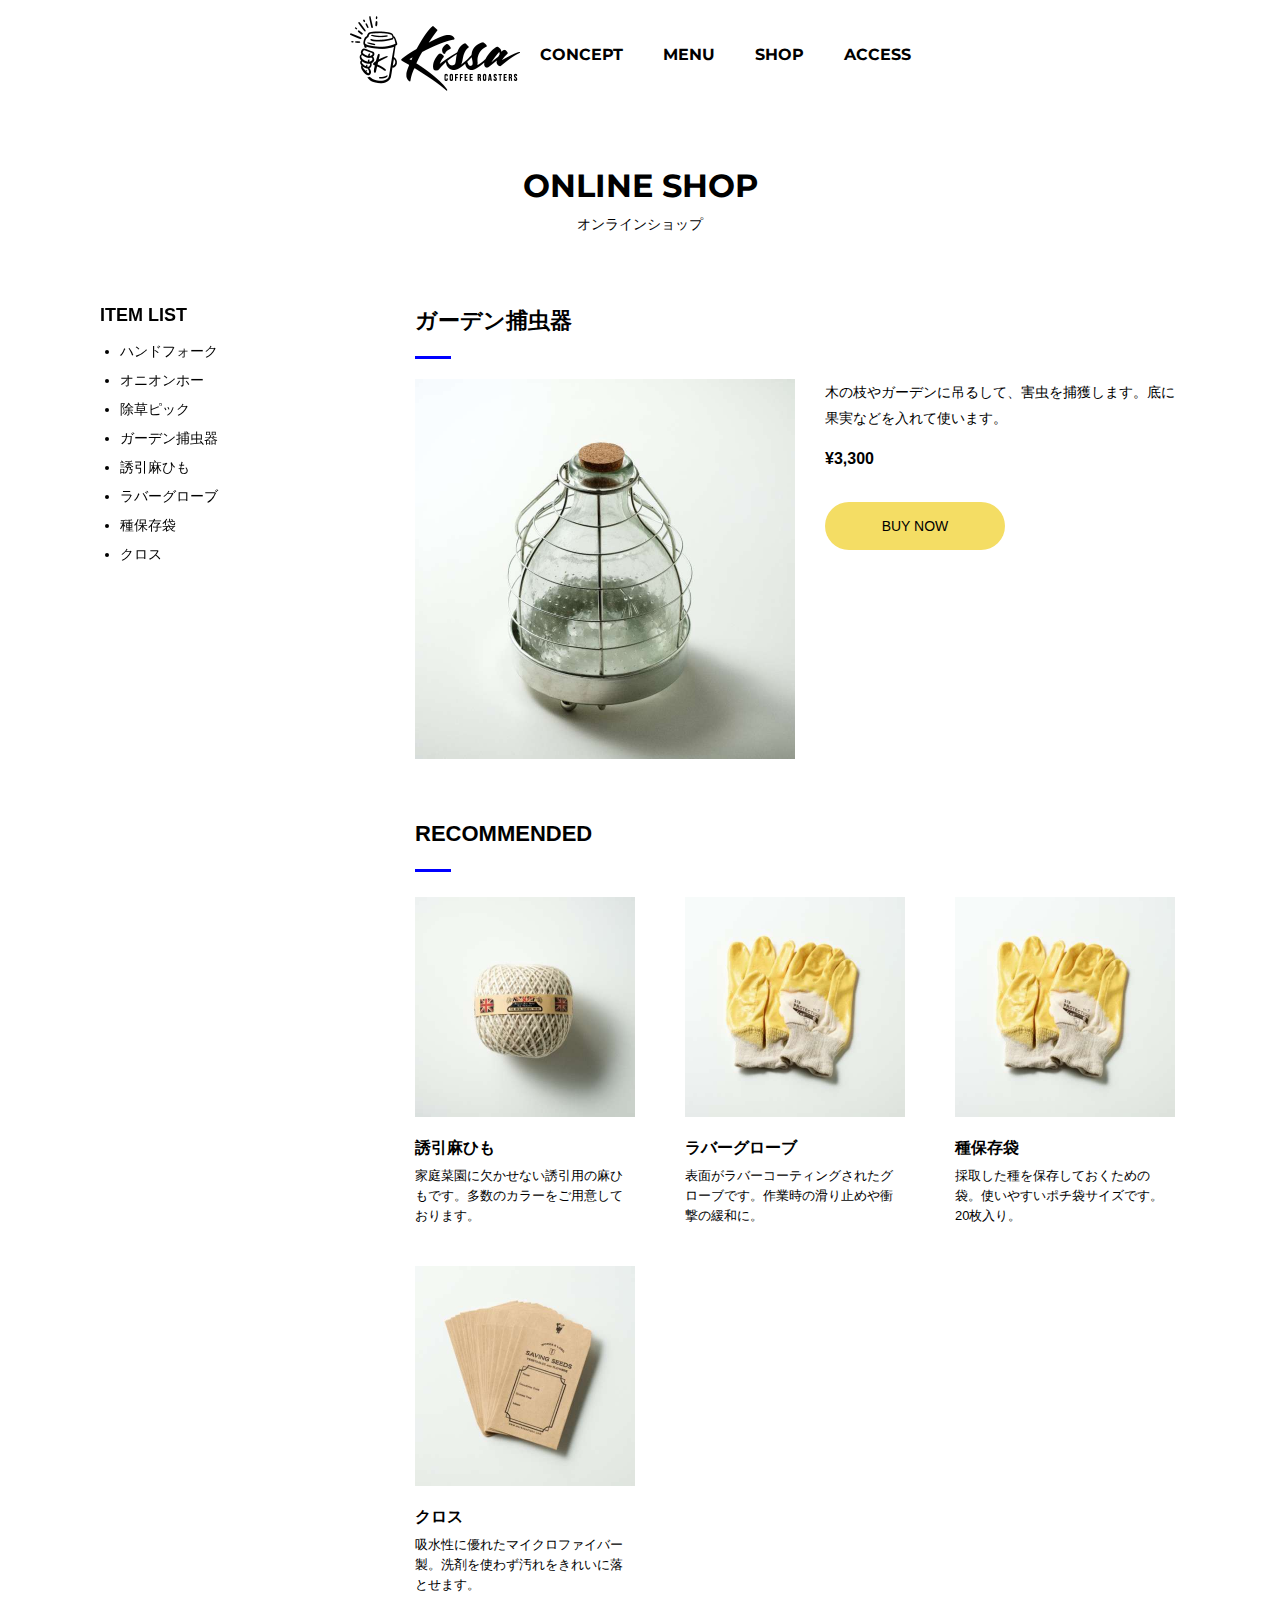
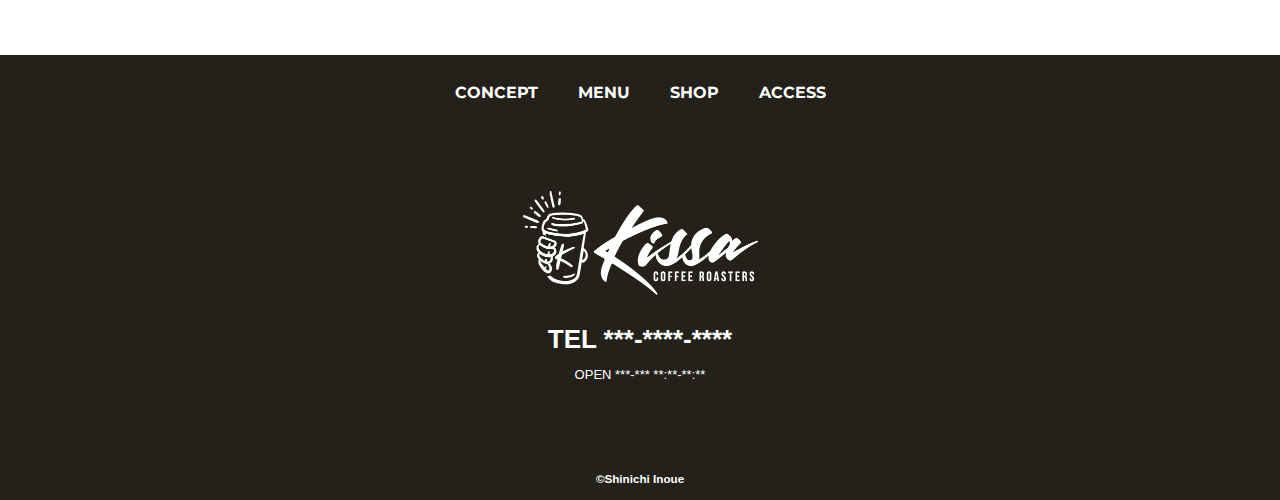
<file: kissa/shop-detail.html>
<!DOCTYPE html>
<html lang="ja">

<head>
    <!-- 文字セット -->
    <meta charset="UTF-8">

    <!-- レイアウト -->
    <meta name="viewport" content="width=device-width initial-scale=1">

    <!-- Webページの説明 -->
    <title>ONLINE SHOP | Kissa official website</title>
    <meta name="description" content="カフェ「KISSA」のスタッフが厳選した、園芸用のオンラインショップのページです。">
    <meta name="keywords" content="Top,Concept,Menu,Shop,Access">

    <!-- OGP設定 -->
    <meta property="og:local" content="ja_JP" />
    <meta property="og:type" content="website" />
    <meta property="og:title" content="サンプルサイトKissa" />
    <meta property="og:description" content="HTML&CSSの学習用サンプルページ" />
    <meta property="og:url" content="http://localhost:80/index.html" />
    <meta property="og:site_name" content="サンプルサイトKissa" />
    <meta property="og:image" content="http:/localhost:80/kissa/static/images/ogp/ogp_img.png" />

    <!-- Bootstrap CSS -->
    <link href="https://cdn.jsdelivr.net/npm/bootstrap@5.0.2/dist/css/bootstrap.min.css" rel="stylesheet"
        integrity="sha384-EVSTQN3/azprG1Anm3QDgpJLIm9Nao0Yz1ztcQTwFspd3yD65VohhpuuCOmLASjC" crossorigin="anonymous">

    <!-- jQuery JS -->
    <!--<script src="https://code.jquery.com/jquery-3.7.0.js"></script>-->

    <!-- Vue.js CDN -->
    <!-- <script src="https://unpkg.com/vue@3/dist/vue.global.js"></script> -->

    <!-- React.js CDN -->
    <!-- https://ja.legacy.reactjs.org/docs/cdn-links.html -->
    <!-- <script crossorigin src="https://unpkg.com/react@18/umd/react.development.js"></script> -->
    <!-- <script crossorigin src="https://unpkg.com/react-dom@18/umd/react-dom.development.js"></script> -->
    <!-- <script crossorigin src="https://unpkg.com/react@18/umd/react.production.min.js"></script>
    <script crossorigin src="https://unpkg.com/react-dom@18/umd/react-dom.production.min.js"></script> -->

    <!-- Local JavaScript -->
    <script src="./static/js/toggle-menu.js"></script>

    <!-- PC Icon -->
    <link rel="icon" type="image/png" href="/kissa/static/images/icon/favicon-16x16.png" sizes="16x16" />
    <link rel="icon" type="image/png" href="/kissa/static/images/icon/favicon-32x32.png" sizes="32x32" />
    <link rel="icon" type="image/png" href="/kissa/static/images/icon/favicon-96x96.png" sizes="96x96" />

    <!-- Android & iPhone Icon -->
    <link rel="apple-touch-icon" sizes="57x57" href="/kissa/static/images/icon/apple-touch-icon-57x57.png" />
    <link rel="apple-touch-icon" sizes="60x60" href="/kissa/static/images/icon/apple-touch-icon-60x60.png" />
    <link rel="apple-touch-icon" sizes="72x72" href="/kissa/static/images/icon/apple-touch-icon-72x72.png" />
    <link rel="apple-touch-icon" sizes="76x76" href="/kissa/static/images/icon/apple-touch-icon-76x76.png" />
    <link rel="apple-touch-icon" sizes="114x114" href="/kissa/static/images/icon/apple-touch-icon-114x114.png" />
    <link rel="apple-touch-icon" sizes="120x120" href="/kissa/static/images/icon/apple-touch-icon-120x120.png" />
    <link rel="apple-touch-icon" sizes="144x144" href="/kissa/static/images/icon/apple-touch-icon-144x144.png" />
    <link rel="apple-touch-icon" sizes="152x152" href="/kissa/static/images/icon/apple-touch-icon-152x152.png" />
    <link rel="apple-touch-icon" sizes="180x180" href="/kissa/static/images/icon/apple-touch-icon-180x180.png" />

    <!-- Local CSS -->
    <link rel="stylesheet" href="./static/css/common.css">
    <link rel="stylesheet" href="./static/css/shop.css">

    <!-- Google Fonts -->
    <link rel="preconnect" href="https://fonts.googleapis.com">
    <link rel="preconnect" href="https://fonts.gstatic.com" crossorigin>
    <link href="https://fonts.googleapis.com/css2?family=Montserrat:wght@700&family=Roboto:ital,wght@1,300&display=swap"
        rel="stylesheet">

</head>

<body>

    <!-- Header -->
    <header class="header">
        <div class="header-inner">
            <a href="./index.html" class="header-logo">
                <img src="./static/images/common/logo-header.png" alt="KISSA">
            </a>
            <button class="toggle-menu-button"></button>
            <div class="header-site-menu">
                <nav class="site-menu">
                    <ul>
                        <li><a href="./concept.html">CONCEPT</a></li>
                        <li><a href="./menu.html">MENU</a></li>
                        <li><a href="./shop.html">SHOP</a></li>
                        <li><a href="./access.html">ACCESS</a></li>
                    </ul>
                </nav>
            </div>
        </div>
    </header>

    <!-- Main -->
    <main class="main">
        <div class="title">
            <h1>ONLINE SHOP</h1>
            <p>オンラインショップ</p>
        </div>
        <div class="shop-contents">
            <div class="shop-item">
                <h2>ガーデン捕虫器</h2>
                <div class="item-area">
                    <img src="./static/images/shop/img-item04-large.jpg" alt="ガーデン捕虫器">
                    <div class="about-item">
                        <p class="item-text">木の枝やガーデンに吊るして、害虫を捕獲します。底に果実などを入れて使います。</p>
                        <p class="item-price">¥3,300</p>
                        <a href="https://www.amazon.co.jp/dp/4774190640/" target="_blank">BUY NOW</a>
                    </div>
                </div>
                <div class="item-group recommended">
                    <h2>RECOMMENDED</h2>
                    <ul class="item-list">
                        <li>
                            <a href="./shop-detail.html">
                                <img src="./static/images/shop/img-item05.jpg" alt="誘引麻ひもの商品画像" />
                                <dl>
                                    <dt>誘引麻ひも</dt>
                                    <dd>家庭菜園に欠かせない誘引用の麻ひもです。多数のカラーをご用意しております。</dd>
                                </dl>
                            </a>
                        </li>
                        <li>
                            <a href="./shop-detail.html">
                                <img src="./static/images/shop/img-item06.jpg" alt="ラバーグローブの商品画像" />
                                <dl>
                                    <dt>ラバーグローブ</dt>
                                    <dd>表面がラバーコーティングされたグローブです。作業時の滑り止めや衝撃の緩和に。</dd>
                                </dl>
                            </a>
                        </li>
                        <li>
                            <a href="./shop-detail.html">
                                <img src="./static/images/shop/img-item06.jpg" alt="種保存袋の商品画像" />
                                <dl>
                                    <dt>種保存袋</dt>
                                    <dd>採取した種を保存しておくための袋。使いやすいポチ袋サイズです。20枚入り。</dd>
                                </dl>
                            </a>
                        </li>
                        <li>
                            <a href="./shop-detail.html">
                                <img src="./static/images/shop/img-item07.jpg" alt="クロスの商品画像" />
                                <dl>
                                    <dt>クロス</dt>
                                    <dd>吸水性に優れたマイクロファイバー製。洗剤を使わず汚れをきれいに落とせます。</dd>
                                </dl>
                            </a>
                        </li>
                    </ul>
                </div>
            </div>
            <aside class="shop-menu">
                <div class="shop-menu-inner">
                    <h2>ITEM LIST</h2>
                    <ul>
                        <li><a href="./shop-detail.html">ハンドフォーク</a></li>
                        <li><a href="./shop-detail.html">オニオンホー</a></li>
                        <li><a href="./shop-detail.html">除草ピック</a></li>
                        <li><a href="./shop-detail.html">ガーデン捕虫器</a></li>
                        <li><a href="./shop-detail.html">誘引麻ひも</a></li>
                        <li><a href="./shop-detail.html">ラバーグローブ</a></li>
                        <li><a href="./shop-detail.html">種保存袋</a></li>
                        <li><a href="./shop-detail.html">クロス</a></li>
                    </ul>
                </div>
            </aside>
        </div>
    </main>

    <!-- Footer -->
    <footer class="footer">
        <nav class="site-menu">
            <ul>
                <li><a href="./concept.html">CONCEPT</a></li>
                <li><a href="./menu.html">MENU</a></li>
                <li><a href="./shop.html">SHOP</a></li>
                <li><a href="./access.html">ACCESS</a></li>
            </ul>
        </nav>
        <a href="./index.html" class="footer-logo">
            <img src="./static/images/common/logo-footer.png" alt="KISSA">
        </a>
        <p class="footer-tel">TEL ***-****-****</p>
        <p class="footer-time">OPEN ***-*** **:**-**:**</p>
        <p class="copyright"><small>&copy;Shinichi Inoue</small></p>
    </footer>

    <!-- local JS -->
    <!-- <script src="your/path/to/**.js"></script> -->
</body>

</html>
</file>
<file: kissa/static/css/common.css>
@charset "utf-8";

*,
::before,
::after {
    padding: 0;
    margin: 0;
    box-sizing: border-box;
}

ul,
ol {
    list-style: none;
}

a {
    color: inherit;
    text-decoration: none;
}

body {
    font-family: sans-serif;
    font-size: 16px;
    color: #000000;
    line-height: 1;
    background-color: #ffffff;
}

img {
    max-width: 100%;
}

.header {
    display: flex;
}

.header-inner {
    max-width: 1200px;
    height: 110px;
    margin-left: auto;
    margin-right: auto;
    padding-left: 40px;
    padding-right: 40px;
    display: flex;
    justify-content: space-between;
    align-items: center;
}

.toggle-menu-button {
    display: none;
}

.header-logo {
    display: block;
    width: 170px;
}

.site-menu {
    text-align: center;
}

.site-menu ul {
    display: flex;
}

.site-menu ul li {
    margin-left: 20px;
    margin-right: 20px;
}

.site-menu ul li a {
    font-family: 'Montserrat', sans-serif;
    font-weight: bold;
}

.footer {
    color: #ffffff;
    background-color: #24211b;
    padding-top: 30px;
    padding-bottom: 15px;
    display: flex;
    flex-direction: column;
    align-items: center;
}

.footer-logo {
    display: block;
    width: 235px;
    margin-top: 90px;
}

.footer-tel {
    font-size: 26px;
    font-weight: bold;
    margin-top: 28px;
}

.footer-time {
    font-size: 13px;
    margin-top: 16px;
}

.copyright {
    font-size: 14px;
    font-weight: bold;
    margin-top: 90px;
}


/* RPD スマホ・タブレット対応 */
/* ブレイクポイント 800px */
@media (max-width: 800px) {
    .site-menu ul {
        display: block;
        text-align: center;
    }

    .site-menu li {
        margin-top: 20px;
    }

    .header {
        position: fixed;
        top: 0;
        left: 0;
        right: 0;
        background-color: #ffffff;
        height: 50px;
        z-index: 10;
        box-shadow: 0 3px 6px rgba(0, 0, 0, 0.1);
    }

    .header-inner {
        padding-left: 20px;
        padding-right: 20px;
        height: 100%;
        width: 100%;
        position: relative; /* ハンバーガーメニューの基準 */
    }

    .header-logo {
        width: 100px;
    }

    .header-site-menu {
        position: absolute;
        top: 100%;
        left: 0;
        right: 0;
        color: #ffffff;
        background: #736E62;
        padding-top: 30px;
        padding-bottom: 50px;
        display: none;
    }

    /*is-showクラスが追加されたときの処理*/
    .header-site-menu.is-show {
        display: block;
    }

    .toggle-menu-button {
        display: block;
        width: 44px;
        height: 34px;
        background-image: url(../images/common/icon-menu.png);
        background-size: 50%;
        background-position: center;
        background-repeat: no-repeat;
        background-color: transparent;
        border: none;
        border-radius: 0;
        outline: none;
    }
    
    .main {
        padding-top: 50px; /* headerの高さだけ余白を作る */
    }

    .footer-logo {
        margin-top: 60px;
    }

    .footer-tel {
        font-size: 20px;
    }

    .copyright {
        margin-top: 50px;
    }

    
}
</file>
<file: kissa/static/css/index.css>
@charset "utf-8";

/* フルスクリーンレイアウト */

.first-view {
    height: calc(100vh - 110px); /* Viewport Height */
    background-image: url(../images/index/bg-main.jpg);
    background-repeat: no-repeat;
    background-position: center center;
    background-size: cover;
    display: flex;
    align-items: center;
}

.first-view-text {
    width: 100%;
    max-width: 1200px;
    margin-left: auto;
    margin-right: auto;
    padding-left: 40px;
    padding-bottom: 80px;
    color: #ffffff;
    font-weight: bold;
    text-shadow: 1px 1px 10px #4b2c14; /* 左右 上下 ぼかし 色 */
}

.lead {
    max-width: 1200px;
    margin: 60px auto;
}

.lead p {
    line-height: 2;
    text-align: center;
}

.link-button-area {
    text-align: center;
    margin-top: 40px;
}

.link-button {
    background-color: #f4dd64;
    display: inline-block;
    min-width: 180px;
    line-height: 48px;
    border-radius: 24px;
    font-family: 'Montserrat', sans-serif;
    font-size: 14px;
}

.link-button:hover {
    background-color: #d8b500;
}

/* フレックスレイアウト */

.recommended {
    background-color: #f8f8f8;
    padding-top: 45px;
    padding-bottom: 55px;
}

.recommended h2 {
    font-size: 22px;
    font-weight: bold;
    text-align: center;
}

.recommended h2::after {
    content: '';
    display: block;
    width: 36px;
    height: 3px;
    background-color: #000000;
    margin-top: 20px;
    margin-left: auto;
    margin-right: auto;
}

.item-list {
    display: flex;
    margin-top: 40px;
    margin-bottom: 10px;
    margin-left: 60px;
    margin-right: 60px;
    overflow: scroll;
}

.item-list li {
    flex-shrink: 0;
    width: 260px;
    margin-left: 75px;
}

.item-list li:first-child {
    margin-left: 0;
}

.item-list dl {
    margin-top: 20px;
}

.item-list dt {
    font-weight: bold;
}

.item-list dd {
    font-size: 13px;
    line-height: 20px;
    margin-top: 20px;
}

.item-list .price {
    font-weight: bold;
    margin-top: 15px;
}

@media (max-width: 800px) {

    /* フルスクリーンレイアウト */
    .first-view {
        height: calc(100vh - 50px);
        background-image: url(../images/index/bg-main-sp.jpg);
        align-items: flex-start;
    }

    .first-view-text {
        padding-top: 60px;
        padding-left: 20px;
        font-size: 36px;
        line-height: 48px;
    }

    .first-view-text p {
        font-size: 14px;
        margin-top: 15px;
    }

    .lead {
        padding-left: 20px;
        padding-right: 20px;
    }

    .lead p {
        text-align: left;
    }

    /* フレックスボックスレイアウト */
    .item-list {
        padding-left: 20px;
        padding-right: 20px;
    }

    .item-list li {
        width: 20px;
        margin-left: 30px;
    }
}
</file>
<file: kissa/static/css/access.css>
@charset "utf-8";

@charset "utf-8";

/* シングルカラムレイアウト */


/* タイトルエリア */
.title {
    height: 310px;
    background-image: url(../images/access/bg-main.jpg);
    background-repeat: no-repeat;
    background-position: center center;
    background-size: cover;
    display: flex;
    flex-direction: column;
    justify-content: center;
    align-items: center;
    color: #ffffff;
    text-shadow: 1px 1px 10px #4b2c14;
}

.title h1 {
    font-family: 'Montserrat', sans-serif;
    font-size: 32px;
    font-weight: bold;
}

.title p {
    font-size: 14px;
    margin-top: 15px;
}

.main h2 {
    font-size: 22px;
    font-weight: bold;
    line-height: 30px;
}

.main h2::after {
    content: '';
    display: block;
    width: 36px;
    height: 3px;
    background-color: blue;
    margin-top: 20px;
}

/* GoogleMapエリア */
.map {
    width: 930px;
    max-width: 90%;
    margin-top: 75px;
    margin-left: auto;
    margin-right: auto;
}

.map iframe {
    display: block;
    width: 100%;
    height: 320px;
    margin-top: 25px;
}

/* 問い合わせエリア */
.contact {
    width: 930px;
    max-width: 90%;
    margin-top: 75px;
    margin-left: auto;
    margin-right: auto;
}

.form-area {
    background-color: #f8f8f8;
    border: 1px solid #aaaaaa;
    padding: 30px;
    display: flex;
    flex-wrap: wrap;
}

/* dt(label) */
.form-area dt {
    width: 200px;
    padding: 15px 0;
    font-size: 15px;
    font-weight: bold;
    line-height: 24px;
}

/* 必須項目 */
.form-area dt .required::after {
    content: '必須';
    font-size: 11px;
    color: #eb4f32;
    margin-left: 10px;
}

/* dd(input) */
.form-area dd {
    width: calc(100% - 200px);
    padding: 15px 0;
}

.input-text {
    width: 100%;
    max-width: 280px;
    height: 40px;
    padding-left: 10px;
    padding-right: 10px;
}

/* select / option */
.select-box {
    width: 200px;
    height: 40px;
}

/* radio button */
.radio-button {
    display: block;
    margin-top: 20px;
}

.radio-button:first-child {
    margin-top: 0;
}

.radio-button input {
    /* ボタンと文章の間にマージンができる */
    margin-right: 8px;
}

/* テキストエリア */
.message {
    width: 100%;
    height: 260px;
    padding: 10px;
    line-height: 1.5;
}

/* 注意書き */
.confirm-text {
    font-size: 14px;
    line-height: 22px;
    margin-top: 30px;
}

/* 送信ボタン */
.submit-button {
    background-color: #f4dd64;
    display: inline-block;
    min-width: 180px;
    line-height: 48px;
    border-radius: 24px;
    font-family: 'Montserrat', sans-serif;
    font-size: 14px;
    text-align: center;
    margin-top: 20px;
    cursor: pointer;
    border: none;
}

.submit-button:hover {
    background-color: #d8b500;
}

.footer {
    margin-top: 50px;
}

/* モバイル対応 */
@media (max-width: 800px) {
    /* マップエリアとフォームエリア */
    .map,
    .contact {
        width: 500px;
        margin-top: 45px;
    }

    /* フォームの項目欄と入力欄 */
    .form-area dt,
    .form-area dd {
        width: 100%;
    }

    .form-area dt {
        padding-bottom: 0;
    }

    .submit-button {
        width: 100%;
    }
}
</file>
<file: kissa/static/css/concept.css>
@charset "utf-8";

/* シングルカラムレイアウト */


/* タイトルエリア */
.title {
    height: 310px;
    background-image: url(../images/concept/bg-main.jpg);
    background-repeat: no-repeat;
    background-position: center center;
    background-size: cover;
    display: flex;
    flex-direction: column;
    justify-content: center;
    align-items: center;
    color: #ffffff;
    text-shadow: 1px 1px 10px #4b2c14;
}

.title h1 {
    font-family: 'Montserrat', sans-serif;
    font-size: 32px;
    font-weight: bold;
}

.title p {
    font-size: 14px;
    margin-top: 15px;
}


/* コンセプトエリア(シングルカラム) */
.feature {
    display: flex;
    justify-content: space-between;
    width: 930px;
    max-width: 90%;
    margin-top: 75px;
    margin-left: auto;
    margin-right: auto;
    align-items: flex-start;
}

.feature img {
    width: 360px;
}

.feature-text {
    max-width: 500px;
    margin-right: 40px;
}

.reverse {
    flex-direction: row-reverse;
}

.reverse .feature-text {
    margin-left: 40px;
    margin-right: 0;
}

.feature-text h2 {
    font-size: 22px;
    font-weight: bold;
    line-height: 30px;
}

.feature-text h2::after {
    content: '';
    display: block;
    width: 36px;
    height: 3px;
    background-color: black;
    margin-top: 20px;
}

.feature-text p {
    font-size: 15px;
    line-height: 28px;
    margin-top: 25px;
}

/* 動画エリア */
.movie {
    width: 930px;
    max-height: 90%;
    background-color: #f8f8f8;
    padding: 50px 60px;
    margin-top: 55px;
    margin-left: auto;
    margin-right: auto;
}

.movie h2 {
    font-size: 22px;
    font-weight: bold;
    text-align: center;
}

.movie h2::after {
    content: '';
    display: block;
    width: 36px;
    height: 3px;
    background-color: black;
    margin-top: 20px;
    margin-left: auto;
    margin-right: auto;
}

.movie iframe {
    display: block;
    width: 100%;
    height: 456px;
    margin-top: 30px;
}

.movie p {
    font-size: 15px;
    line-height: 28px;
    margin-top: 20px;
}

.footer {
    margin-top: 100px;
}


/* モバイル対応 */
@media (max-width: 800px) {
    .feature { 
        /* flexを解除 */
        display: block;
        /* ブラウザ幅90%を解除 */
        width: 500px; 
        margin-top: 45px;
    }

    /* コンセプト文の左右の余白を削除する */
    .feature-text {
        margin-right: 0;
    }

    .reverse .feature-text {
        margin-left: 0;
    }

    .feature img {
        width: 100%;
        height: auto;
        margin-top: 25px;
    }

    .movie {
        width: 500px;
        padding: 30px 25px;
    }

    .movie iframe {
        height: 240px;
    }
}
</file>
<file: kissa/static/css/menu.css>
@charset "utf-8";

.title {
    height: 310px;
    background-image: url(../images/menu/bg-main.jpg);
    background-repeat: no-repeat;
    background-position: center center;
    background-size: cover;
    display: flex;
    flex-direction: column;
    justify-content: center;
    align-items: center;
    color: #ffffff;
    text-shadow: 1px 1px 10px #4b2c14;
}

.title h1 {
    font-family: 'Nontserrat', sans-serif;
    font-size: 32px;
    font-weight: bold;
}

.title p {
    font-size: 14px;
    margin-top: 15px;
}

.item-list {
    width: 930px;
    max-width: 90%;
    margin-top: 75px;
    margin-left: auto;
    margin-right: auto;
    display: grid;
    grid-template-columns: repeat(auto-fit, 230px);
    column-gap: 95px;
    row-gap: 70px;
    justify-content: center;
}

.item-list li {
    position: relative;
}

.item-list .item-label {
    position: absolute;
    top: 0;
    left: calc(100% + 18px);
    font-size: 10px;
    white-space: nowrap;
    transform-origin: top left;
    transform: rotate(90deg);
}

.item-list dl {
    margin-top: 20px;
}

.item-list dt {
    font-weight: bold;
}

.item-list dd {
    font-size: 13px;
    line-height: 20px;
    margin-top: 20px;
}

.item-list .price {
    font-weight: bold;
    margin-top: 15px;
}

.footer {
    margin-top: 100px;
}


/* RWD(モバイル対応) */

@media (max-width: 768px/*ipad mini対応*/) {
    .item-list {
        margin-top: 45px;
        row-gap: 40px;
    }
}
</file>
<file: kissa/static/css/shop.css>
@charset "utf-8";

/* タイトルを中央揃え */
.title {
    display: flex;
    flex-direction: column;
    align-items: center;
    margin-top: 60px;
}

.title h1 {
    font-family: 'Montserrat', sans-serif;
    font-size: 32px;
    font-weight: bold;
}

.title p {
    font-size: 14px;
    margin-top: 15px;
}

/* メインコンテンツの装飾 */

.shop-contents {
    width: 1080px;
    max-width: 90%;
    margin-top: 75px;
    margin-left: auto;
    margin-right: auto;
    display: flex;
    justify-content: space-between;
    flex-direction: row-reverse;
}

.shop-item {
    flex-grow: 1;
    max-width: 765px;
}

.shop-item h2 {
    font-size: 22px;
    font-weight: bold;
    line-height: 30px;
    margin-bottom: 0px;
}

.shop-item h2::after {
    content: '';
    display: block;
    width: 36px;
    height: 3px;
    background-color: blue;
    margin-top: 20px;
}

.item-list {
    margin-top: 25px;
    display: grid;
    /* グリッドレイアウト */
    grid-template-columns: repeat(auto-fit, 220px);
    column-gap: 50px;
    row-gap: 40px;
}

/* a要素全体をリンクエリアにする */
.item-list a {
    display: block;
    transition-duration: 0.2s;
}

/* マウスを置いたときに拡大する */
.item-list a:hover {
    transform: scale(1.05);
}

.item-list dl {
    margin-top: 20px;
    /* padding-top: 20px; */
}

.item-list dt {
    font-weight: bold;
}

.item-list dd {
    font-size: 13px;
    line-height: 20px;
    margin-top: 10px;
}

/* サイドバーの装飾 */
.shop-menu {
    /* サイドバーの縮小率と余白を指定 */
    flex-shrink: 0;
    margin-right: 60px;
    /* スクロールするサイドバーのコントロール */
    position: relative;
}

.shop-menu-inner {
    position: sticky;
    top: 30px;
    left: 0;
    right: 0;
}


.shop-menu-inner h2 {
    font-size: 18px;
    font-weight: bold;
}

/* ショップメニューのリストの装飾 */
.shop-menu-inner ul {
    list-style-type: disc;
    margin-top: 20px;
    margin-left: 20px;
}

.shop-menu-inner li {
    font-size: 14px;
    margin-top: 15px;
}

/* shop-detailの装飾 */

.item-area {
    margin-top: 20px;
    display: flex;
}

.item-area img {
    width: 50%;
    max-width: 380px;
}

.about-item {
    margin-left: 30px;
}

.about-item .item-text {
    font-size: 14px;
    line-height: 26px;
}

.about-item .item-price {
    font-weight: bold;
    margin-top: 20px;
}

/* BUY NOWボタンの装飾 */
.about-item a {
    background-color: #f4dd64;
    display: inline-block;
    min-width: 180px;
    line-height: 48px;
    border-radius: 24px;
    font-family: 'Monteserrat', sans-serif;
    font-size: 14px;
    text-align: center;
    margin-top: 35px;
} 

.about-item a:hover {
    background-color: #d8b500;
}

.recommended {
    margin-top: 60px;
}

.footer {
    margin-top: 60px;
}

/* モバイル対応(RSD) */
@media (max-width: 800px) {
    .shop-contents {
        display: block;
        max-width: 100%;
        margin-top: 60px;
    }

    .shop-item {
        max-width: 540px;
        margin-left: auto;
        margin-right: auto;
        padding-left: 20px;
        padding-right: 20px;
    }

    .item-list {
        grid-template-columns: repeat(2, 1fr);
        column-gap: 35px;
    }

    .shop-menu {
        background-color: #f8f8f8;
        padding-top: 50px;
        padding-bottom: 50px;
        margin-top: 60px;
        margin-right: 0;
    }

    .shop-menu-inner {
        max-width: 540px;
        margin-left: auto;
        margin-right: auto;
        padding-left: 20px;
        padding-right: 20px;
    }

    /* shop-detailの装飾 */
    .item-area {
        display: block;
    }

    .item-area img {
        width: 100%;
        max-width: 100%;
    }

    .about-item a {
        width: 100%;
    }

    .footer {
        margin-top: 0;
    }
}
</file>
